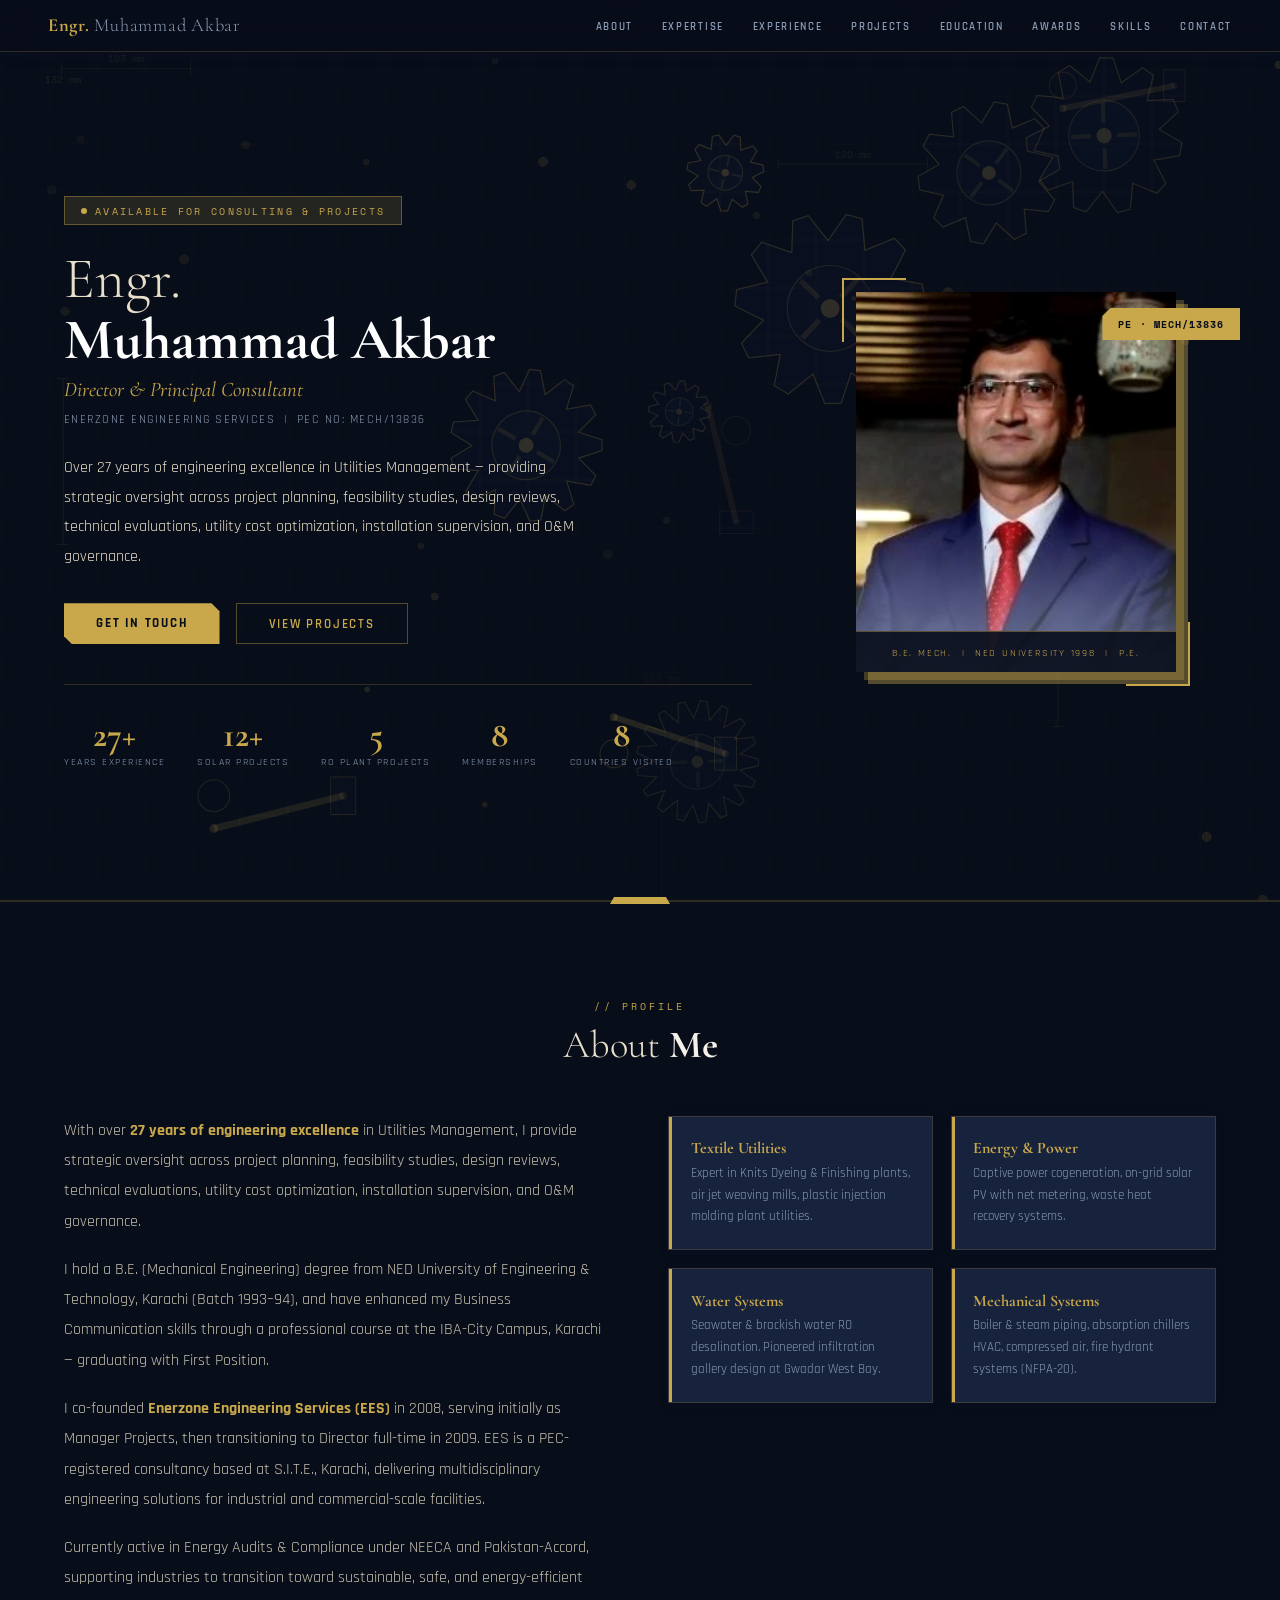
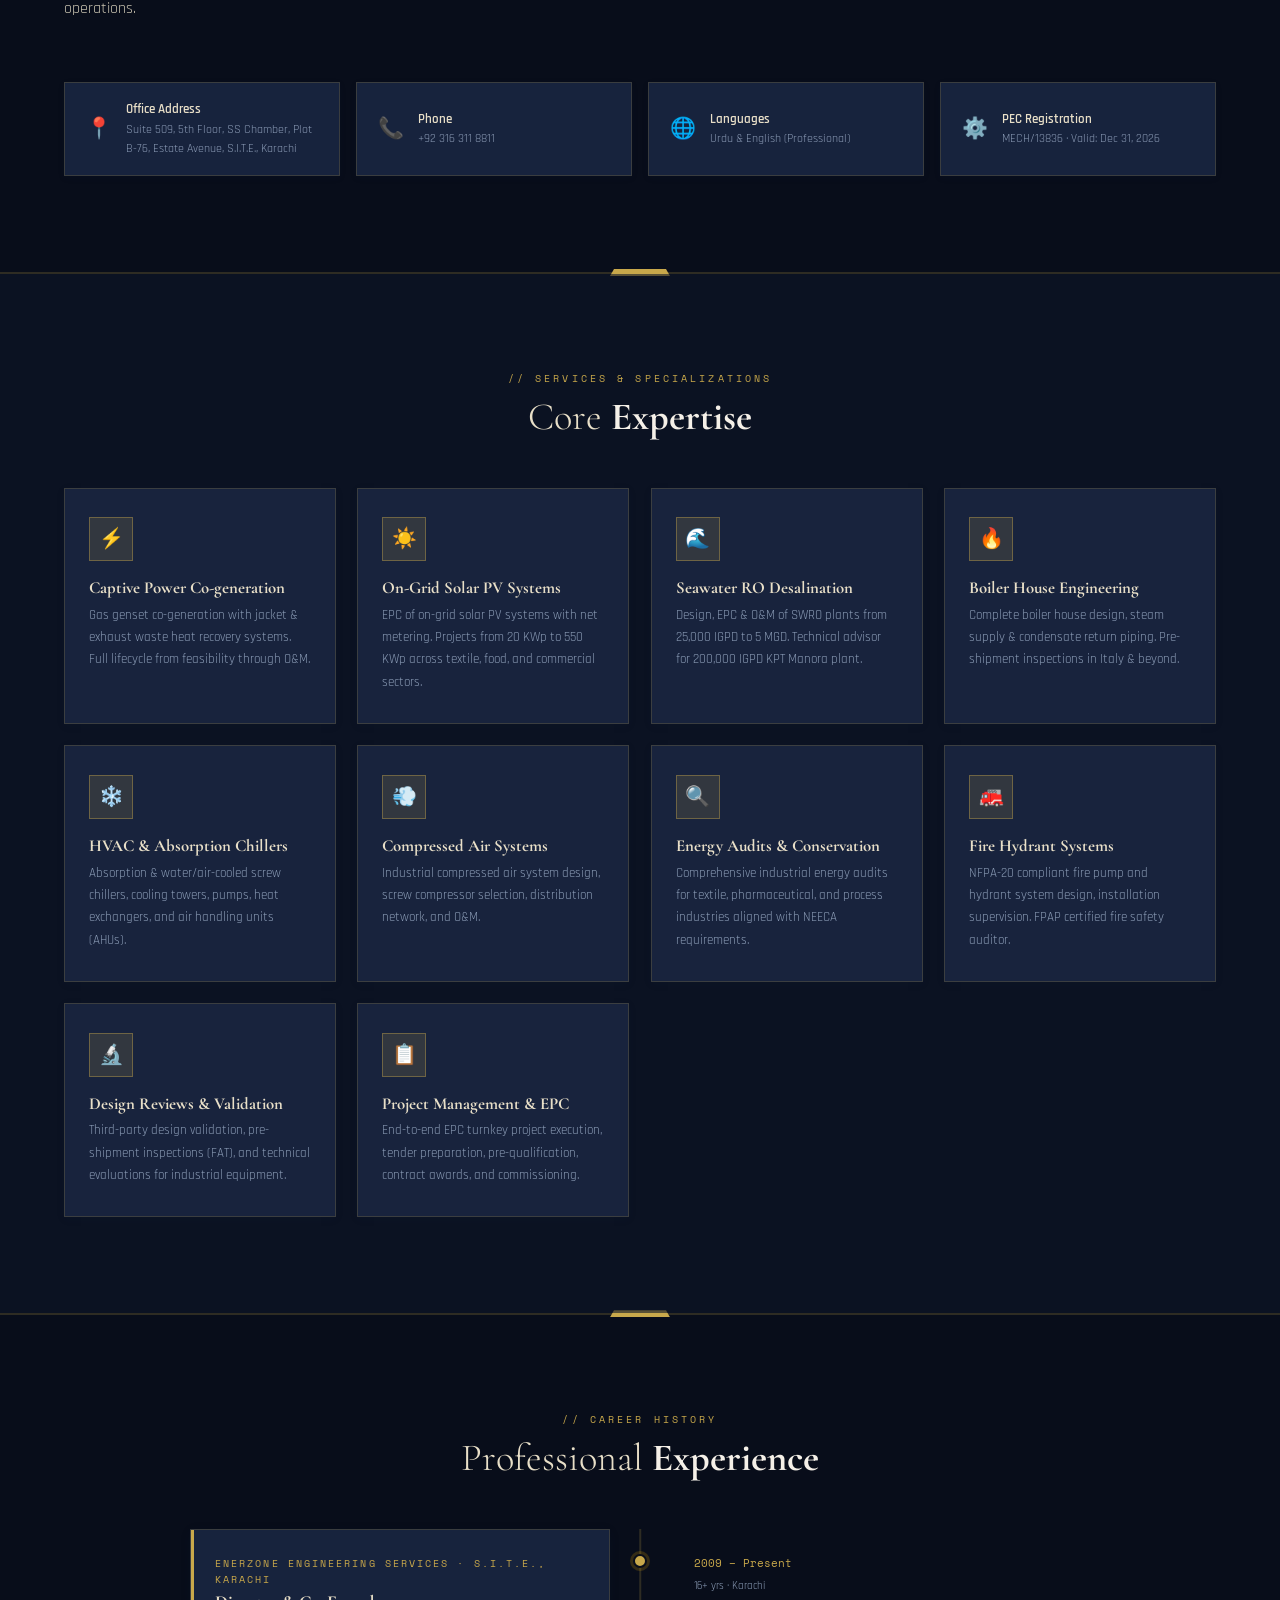
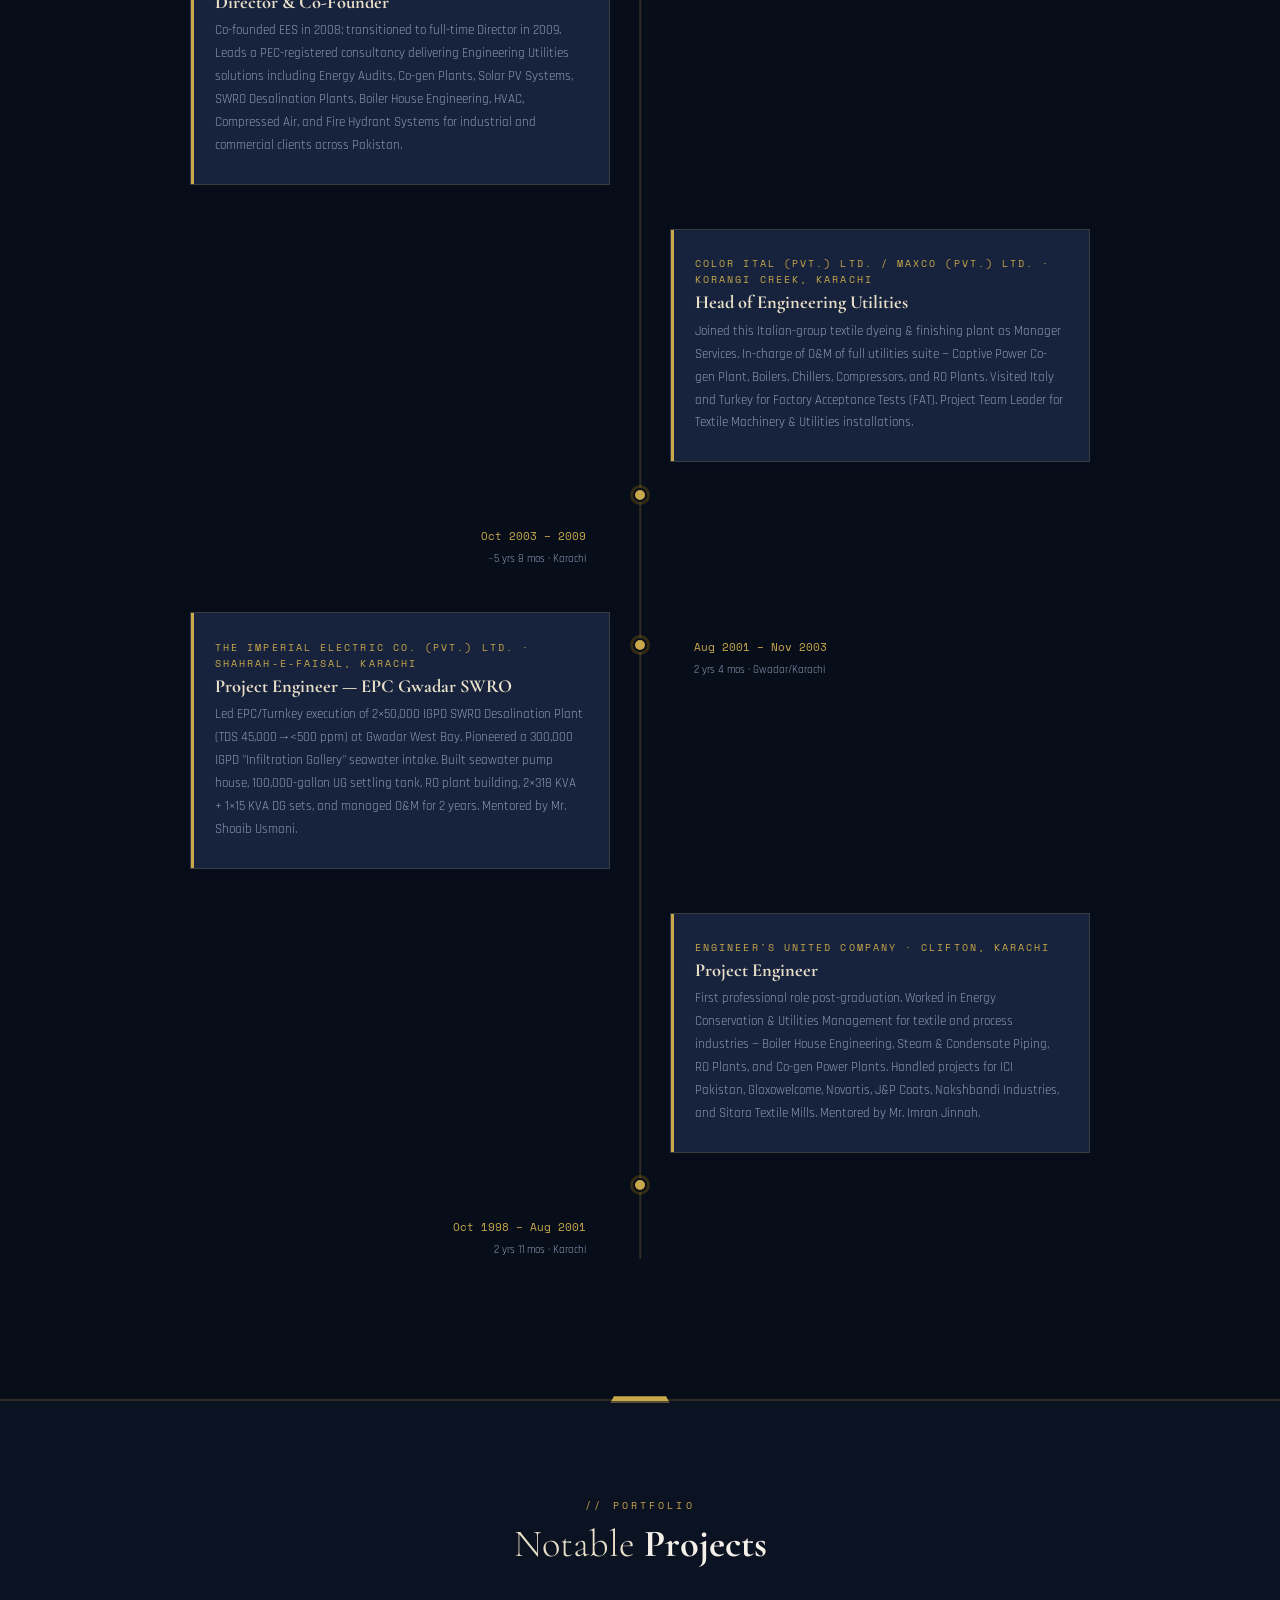
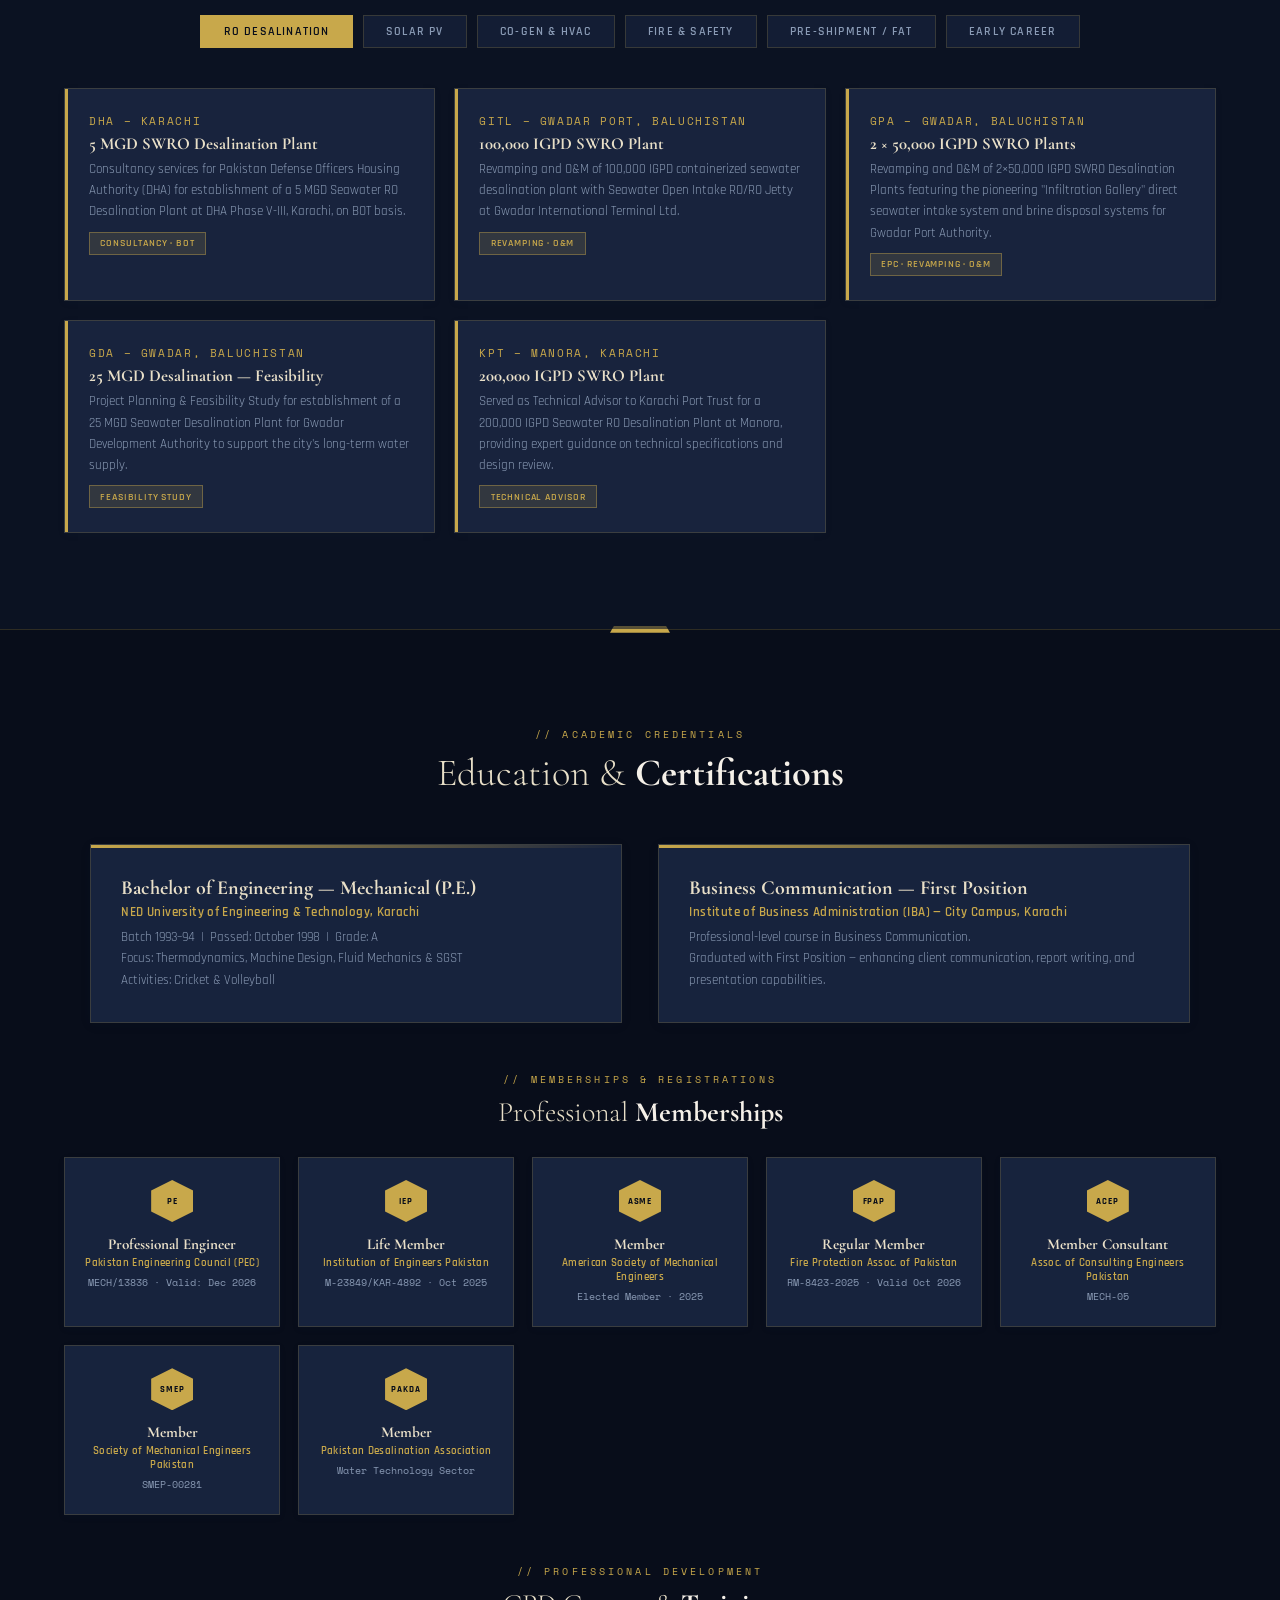
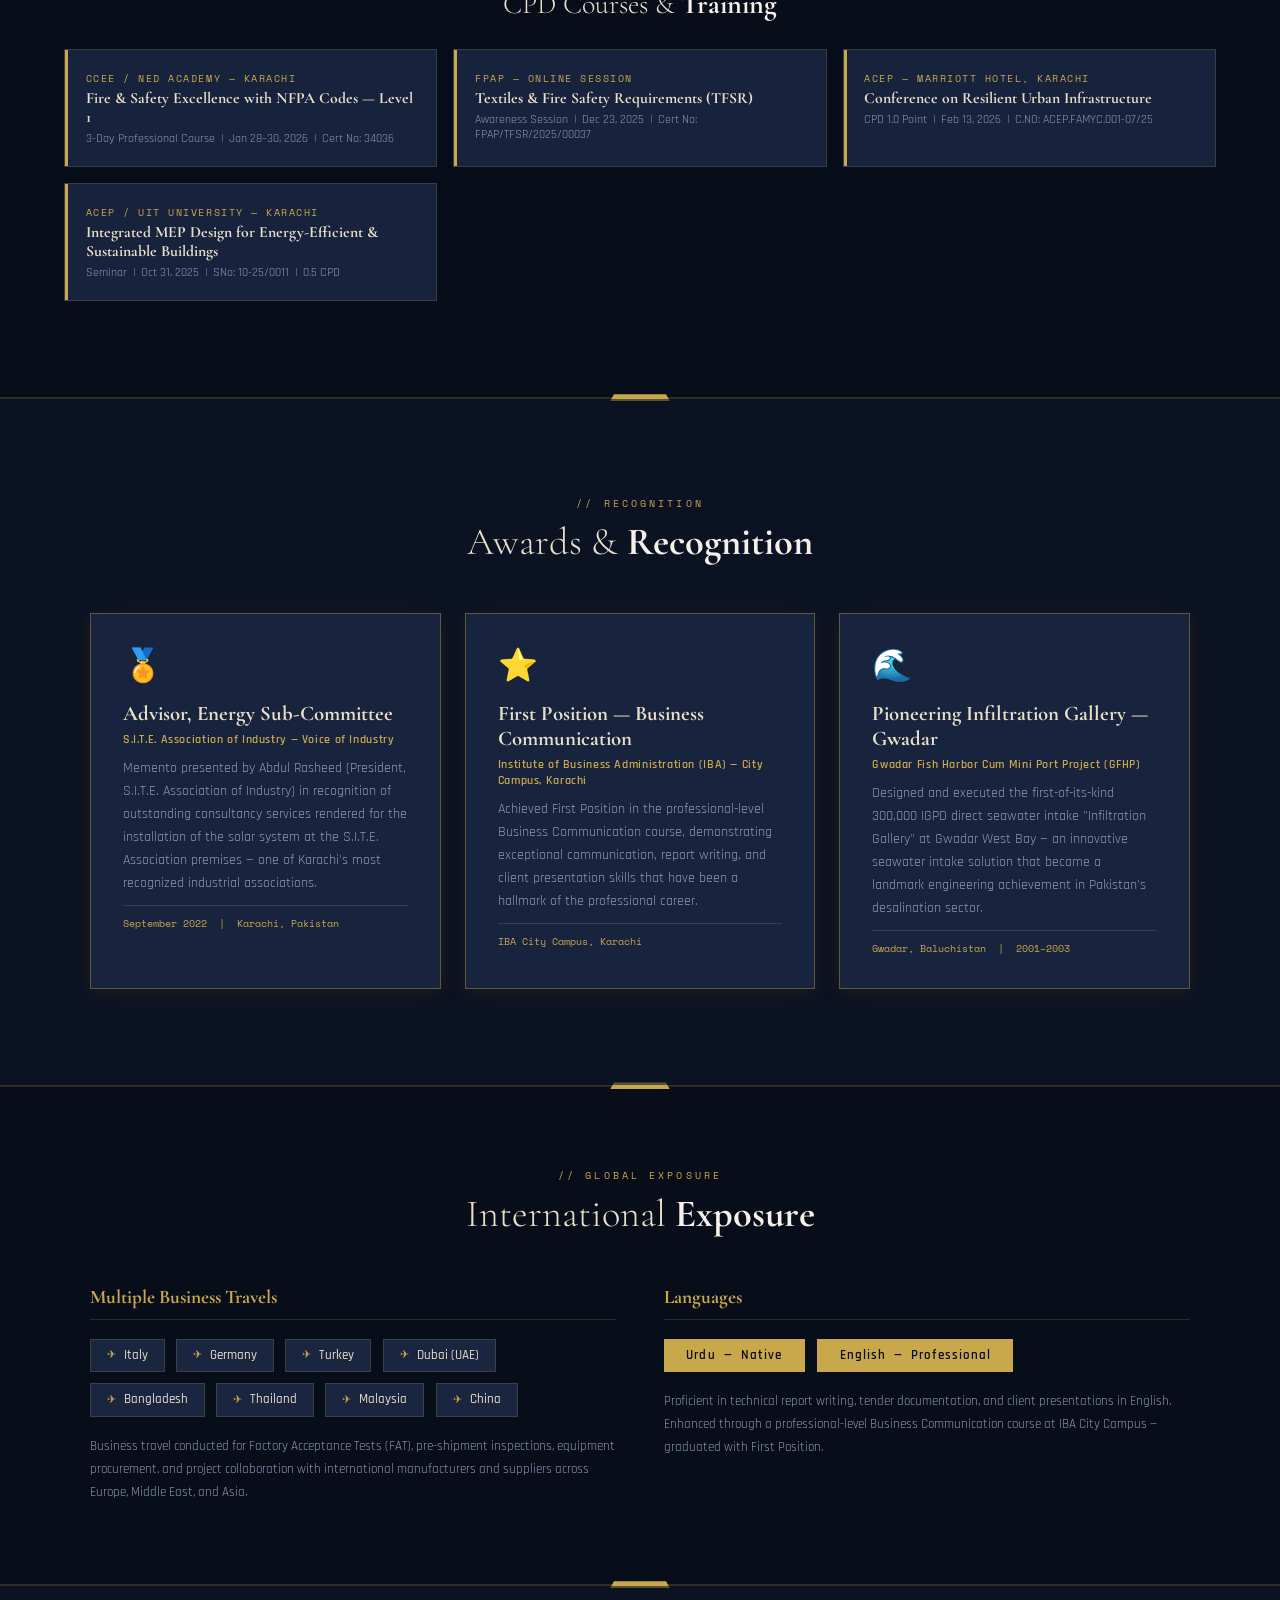
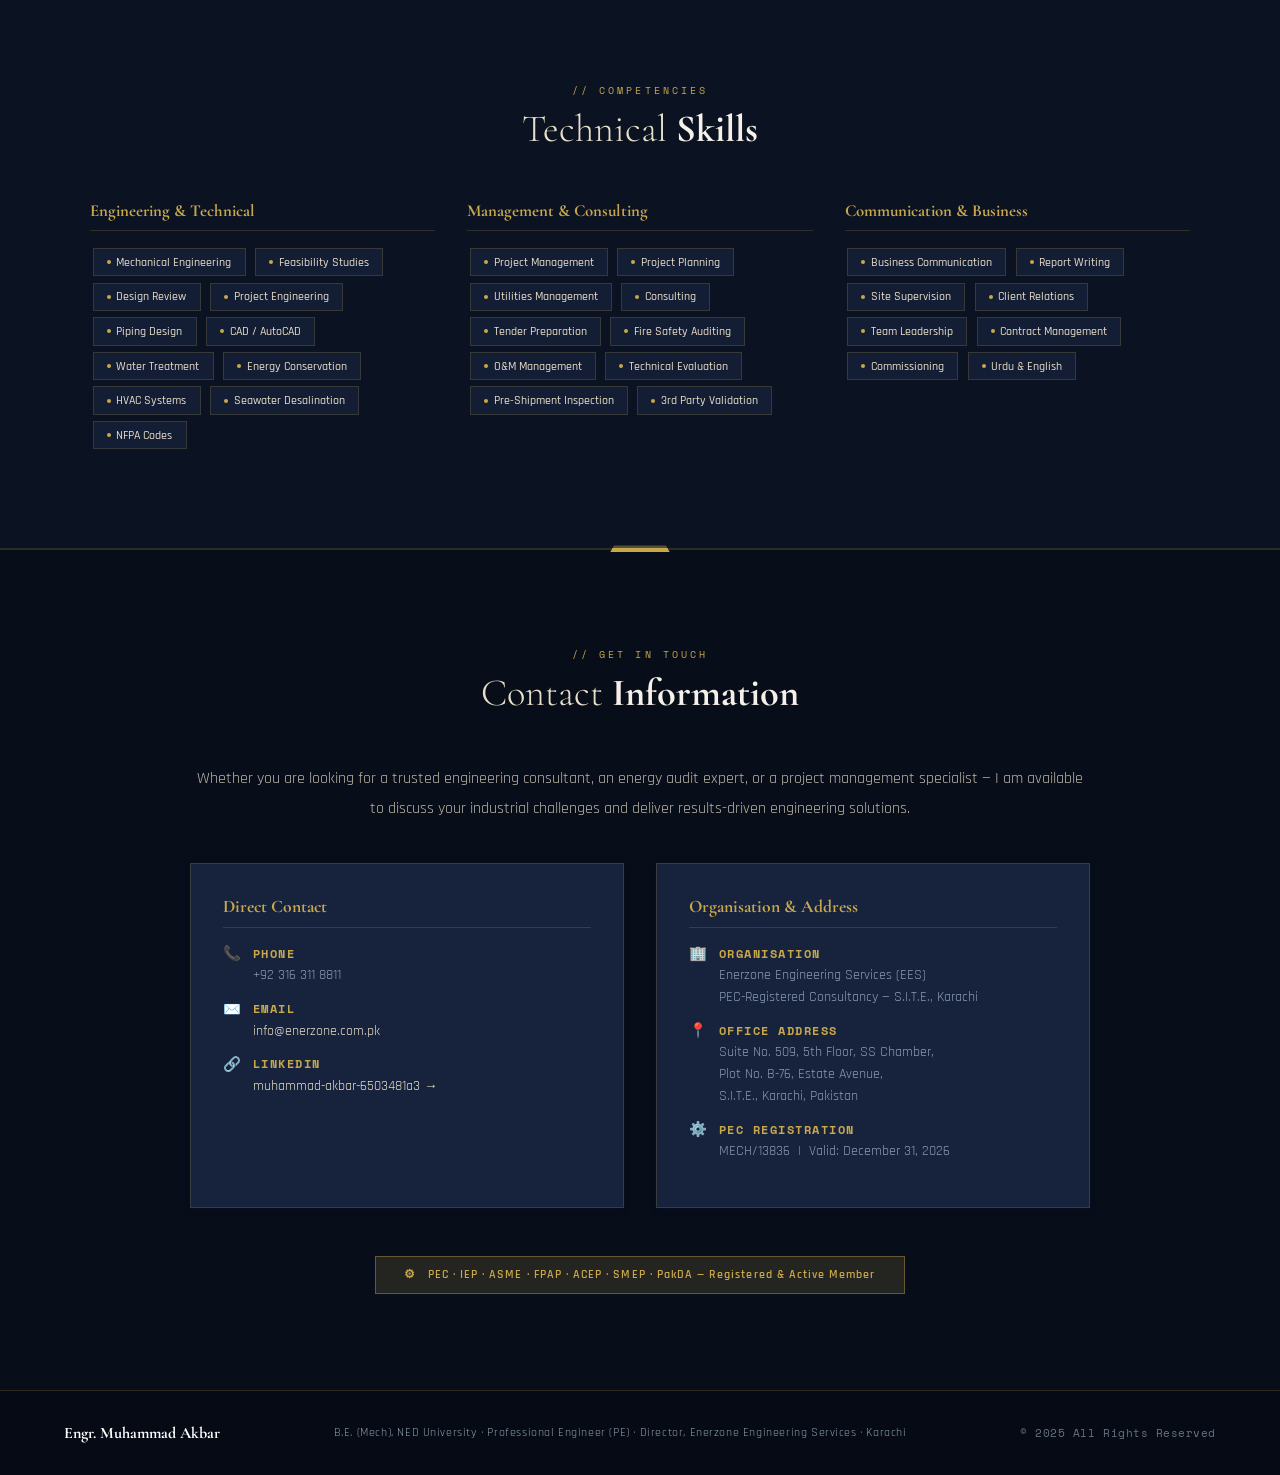
<file: makbar/index.html>
<!DOCTYPE html>
<html lang="en">
<head>
<meta charset="UTF-8">
<meta name="viewport" content="width=device-width, initial-scale=1.0">
<title>Engr. Muhammad Akbar — Professional Engineer | Mechanical & Utilities</title>
<link href="https://fonts.googleapis.com/css2?family=Cormorant+Garamond:ital,wght@0,300;0,400;0,600;0,700;1,300;1,400&family=Rajdhani:wght@300;400;500;600;700&family=Space+Mono:wght@400;700&display=swap" rel="stylesheet">
<style>
:root{
  --bg:#080d1a;--bg2:#0e1628;--panel:rgba(26,37,64,0.92);--panel2:rgba(26,37,64,0.70);
  --blueprint:#c8a84b;--steel:#1a2540;--gold:#c8a84b;--gold2:#e8c96d;
  --gold-dim:rgba(200,168,75,0.15);--ink:#f5f0e8;--ink2:#e8dfc8;--muted:#8a9bb5;
  --border:rgba(200,168,75,0.2);--border2:rgba(200,168,75,0.4);--line:rgba(200,168,75,0.1);
  --green:#1a6b3a;--green-dim:rgba(26,107,58,0.1);
}
*{margin:0;padding:0;box-sizing:border-box;}
html{scroll-behavior:smooth;}
body{background:var(--bg);color:var(--ink);font-family:'Rajdhani',sans-serif;font-weight:400;overflow-x:hidden;}

#bg-canvas{position:fixed;top:0;left:0;width:100%;height:100%;z-index:0;pointer-events:none;}

/* NAV */
nav{position:fixed;top:0;left:0;right:0;z-index:100;display:flex;align-items:center;justify-content:space-between;padding:.9rem 3rem;background:rgba(8,13,26,0.88);backdrop-filter:blur(14px);border-bottom:1.5px solid var(--border);box-shadow:0 2px 16px rgba(26,58,92,0.08);}
.nav-brand{font-family:'Cormorant Garamond',serif;font-size:1.15rem;font-weight:700;color:var(--gold);letter-spacing:.04em;}
.nav-brand span{font-weight:300;color:var(--muted);}
.nav-links{display:flex;gap:1.8rem;list-style:none;}
.nav-links a{font-size:.7rem;letter-spacing:.15em;text-transform:uppercase;font-weight:600;color:var(--muted);text-decoration:none;transition:color .3s;}
.nav-links a:hover{color:var(--gold);}

section{position:relative;z-index:1;}

/* HERO */
#hero{min-height:100vh;display:flex;align-items:center;padding:8rem 4rem 4rem;position:relative;overflow:hidden;}
.hero-grid{display:grid;grid-template-columns:1fr 400px;gap:4rem;align-items:center;max-width:1200px;margin:0 auto;width:100%;}
.hero-badge{display:inline-flex;align-items:center;gap:.5rem;background:var(--gold-dim);border:1.5px solid var(--border2);padding:.35rem 1rem;font-size:.65rem;letter-spacing:.22em;text-transform:uppercase;color:var(--gold);margin-bottom:1.5rem;font-family:'Space Mono',monospace;}
.hero-badge::before{content:'';width:6px;height:6px;background:var(--gold);border-radius:50%;animation:pulse-dot 2s ease-in-out infinite;}
@keyframes pulse-dot{0%,100%{opacity:1;transform:scale(1);}50%{opacity:.35;transform:scale(.65);}}
.hero-name{font-family:'Cormorant Garamond',serif;font-size:clamp(2.6rem,4.5vw,4.2rem);font-weight:300;line-height:1.05;color:var(--ink2);margin-bottom:.4rem;}
.hero-name strong{display:block;font-weight:700;color:#fff;}
.hero-title{font-family:'Cormorant Garamond',serif;font-size:1.3rem;font-style:italic;font-weight:400;color:var(--gold);margin-bottom:.6rem;}
.hero-org{font-size:.78rem;letter-spacing:.12em;color:var(--muted);text-transform:uppercase;margin-bottom:1.6rem;}
.hero-desc{font-size:1rem;line-height:1.85;color:var(--ink2);max-width:540px;margin-bottom:2rem;}
.hero-ctas{display:flex;gap:1rem;flex-wrap:wrap;}
.btn-primary{padding:.72rem 2rem;background:var(--gold);color:var(--bg);font-weight:700;font-family:'Rajdhani',sans-serif;font-size:.8rem;letter-spacing:.14em;text-transform:uppercase;text-decoration:none;border:none;cursor:pointer;clip-path:polygon(0 0,calc(100% - 8px) 0,100% 8px,100% 100%,8px 100%,0 calc(100% - 8px));transition:all .3s;}
.btn-primary:hover{background:var(--gold2);transform:translateY(-2px);}
.btn-outline{padding:.72rem 2rem;background:transparent;color:var(--gold);font-weight:600;font-family:'Rajdhani',sans-serif;font-size:.8rem;letter-spacing:.14em;text-transform:uppercase;text-decoration:none;border:1.5px solid var(--border2);cursor:pointer;transition:all .3s;}
.btn-outline:hover{background:var(--gold-dim);}
.hero-stats{display:flex;gap:2rem;margin-top:2.5rem;padding-top:2rem;border-top:1px solid var(--border);}
.stat-item{text-align:center;}
.stat-number{font-family:'Cormorant Garamond',serif;font-size:2.2rem;font-weight:700;color:var(--gold);line-height:1;}
.stat-label{font-size:.63rem;letter-spacing:.15em;text-transform:uppercase;color:var(--muted);margin-top:.2rem;}

/* PHOTO */
.hero-photo-wrap{position:relative;display:flex;justify-content:center;}
.photo-frame{position:relative;width:320px;height:380px;box-shadow:8px 8px 0 rgba(200,168,75,0.3),12px 12px 0 var(--border2);}
.photo-border-tl{position:absolute;top:-14px;left:-14px;width:64px;height:64px;border-top:2px solid var(--gold);border-left:2px solid var(--gold);}
.photo-border-br{position:absolute;bottom:-14px;right:-14px;width:64px;height:64px;border-bottom:2px solid var(--gold);border-right:2px solid var(--gold);}
.photo-frame img{width:100%;height:100%;object-fit:cover;object-position:top;display:block;filter:contrast(1.05) saturate(.9);}
.photo-overlay{position:absolute;inset:0;background:linear-gradient(to bottom,transparent 60%,rgba(200,215,228,.5) 100%);}
.photo-tag{position:absolute;bottom:0;left:0;right:0;background:rgba(8,13,26,.9);border-top:1.5px solid var(--border2);padding:.6rem 1rem;text-align:center;}
.photo-tag span{font-size:.62rem;letter-spacing:.18em;text-transform:uppercase;color:var(--gold);}
.floating-badge{position:absolute;top:16px;right:-24px;background:var(--gold);color:var(--bg);padding:.5rem 1rem;font-size:.65rem;font-weight:700;letter-spacing:.1em;text-transform:uppercase;clip-path:polygon(8px 0,100% 0,100% 100%,0 100%,0 8px);animation:float-y 3s ease-in-out infinite;font-family:'Space Mono',monospace;}
@keyframes float-y{0%,100%{transform:translateY(0);}50%{transform:translateY(-8px);}}

/* DIVIDER */
.section-divider{height:1.5px;background:var(--border);position:relative;}
.section-divider::before{content:'';position:absolute;left:50%;top:-3px;transform:translateX(-50%);width:60px;height:7px;background:var(--gold);clip-path:polygon(4px 0,calc(100% - 4px) 0,100% 100%,0 100%);}

/* SECTION HEADER */
.section-header{text-align:center;margin-bottom:3rem;}
.section-eyebrow{font-size:.65rem;letter-spacing:.3em;text-transform:uppercase;color:var(--gold);font-family:'Space Mono',monospace;display:block;margin-bottom:.5rem;}
.section-title{font-family:'Cormorant Garamond',serif;font-size:clamp(1.9rem,3vw,2.8rem);font-weight:300;color:var(--ink2);}
.section-title strong{font-weight:700;color:var(--ink);}

/* ABOUT */
#about{padding:6rem 4rem;}
.about-grid{display:grid;grid-template-columns:1fr 1fr;gap:3.5rem;max-width:1200px;margin:0 auto;align-items:start;}
.about-text p{font-size:1rem;line-height:1.9;color:rgba(232,223,200,0.85);margin-bottom:1.1rem;}
.about-highlights{display:grid;grid-template-columns:1fr 1fr;gap:1.1rem;}
.highlight-card{background:var(--panel);border:1.5px solid var(--border);padding:1.35rem;position:relative;overflow:hidden;transition:all .35s;box-shadow:0 2px 12px rgba(26,58,92,.06);}
.highlight-card::before{content:'';position:absolute;top:0;left:0;width:3px;height:100%;background:var(--gold);}
.highlight-card:hover{border-color:var(--border2);transform:translateY(-3px);box-shadow:0 6px 20px rgba(0,0,0,.3);}
.highlight-card h4{font-family:'Cormorant Garamond',serif;font-size:1rem;font-weight:700;color:var(--gold);margin-bottom:.3rem;}
.highlight-card p{font-size:.82rem;line-height:1.65;color:var(--muted);}

/* INFO STRIPS */
.info-strips{display:grid;grid-template-columns:repeat(4,1fr);gap:1rem;max-width:1200px;margin:2.5rem auto 0;}
.info-strip{background:var(--panel);border:1.5px solid var(--border);padding:1.1rem 1.3rem;display:flex;align-items:center;gap:.9rem;box-shadow:0 2px 8px rgba(26,58,92,.05);}
.info-strip-icon{font-size:1.3rem;flex-shrink:0;}
.info-strip-text{font-size:.78rem;color:var(--muted);line-height:1.5;}
.info-strip-text strong{display:block;font-size:.82rem;color:var(--ink2);font-weight:600;}

/* EXPERTISE */
#expertise{padding:6rem 4rem;background:rgba(14,22,40,0.6);}
.expertise-grid{display:grid;grid-template-columns:repeat(auto-fit,minmax(250px,1fr));gap:1.35rem;max-width:1200px;margin:0 auto;}
.expertise-card{background:var(--panel);border:1.5px solid var(--border);padding:1.8rem 1.5rem;position:relative;overflow:hidden;transition:all .35s;cursor:default;box-shadow:0 2px 10px rgba(26,58,92,.05);}
.expertise-card::after{content:'';position:absolute;bottom:0;left:0;right:0;height:2.5px;background:linear-gradient(90deg,var(--gold),transparent);transform:scaleX(0);transform-origin:left;transition:transform .4s;}
.expertise-card:hover{border-color:var(--border2);box-shadow:0 6px 24px rgba(26,58,92,.12);}
.expertise-card:hover::after{transform:scaleX(1);}
.exp-icon{width:44px;height:44px;display:flex;align-items:center;justify-content:center;background:var(--gold-dim);border:1.5px solid var(--border2);margin-bottom:1rem;font-size:1.25rem;}
.expertise-card h3{font-family:'Cormorant Garamond',serif;font-size:1.05rem;font-weight:700;color:var(--ink2);margin-bottom:.4rem;}
.expertise-card p{font-size:.82rem;line-height:1.7;color:var(--muted);}

/* EXPERIENCE */
#experience{padding:6rem 4rem;}
.timeline{max-width:900px;margin:0 auto;position:relative;}
.timeline::before{content:'';position:absolute;left:50%;top:0;bottom:0;width:1.5px;background:var(--border);transform:translateX(-50%);}
.timeline-item{display:grid;grid-template-columns:1fr 60px 1fr;gap:0;margin-bottom:2.75rem;align-items:start;}
.tl-content{background:var(--panel);border:1.5px solid var(--border);padding:1.6rem;position:relative;padding-left:1.5rem;transition:all .3s;box-shadow:0 2px 12px rgba(26,58,92,.06);}
.tl-content:hover{border-color:var(--border2);box-shadow:0 6px 20px rgba(0,0,0,.3);}
.tl-content::before{content:'';position:absolute;top:0;left:0;width:3px;height:100%;background:var(--gold);}
.timeline-item:nth-child(even) .tl-content{grid-column:3;padding-left:1.5rem;}
.timeline-item:nth-child(even) .tl-dot{grid-column:2;}
.timeline-item:nth-child(even) .tl-date{grid-column:1;text-align:right;padding-right:1.5rem;padding-left:0;}
.timeline-item:nth-child(odd) .tl-content{grid-column:1;}
.timeline-item:nth-child(odd) .tl-dot{grid-column:2;}
.timeline-item:nth-child(odd) .tl-date{grid-column:3;padding-left:1.5rem;}
.tl-company{font-size:.65rem;letter-spacing:.2em;text-transform:uppercase;color:var(--gold);margin-bottom:.25rem;font-family:'Space Mono',monospace;}
.tl-role{font-family:'Cormorant Garamond',serif;font-size:1.15rem;font-weight:700;color:var(--ink2);margin-bottom:.45rem;}
.tl-desc{font-size:.82rem;line-height:1.75;color:var(--muted);}
.tl-dot{display:flex;align-items:flex-start;justify-content:center;padding-top:1.6rem;}
.tl-dot-inner{width:14px;height:14px;background:var(--gold);border:2.5px solid var(--bg);border-radius:50%;position:relative;z-index:1;box-shadow:0 0 0 3px rgba(184,134,11,.25);}
.tl-date{padding-top:1.6rem;}
.tl-period{font-family:'Space Mono',monospace;font-size:.7rem;color:var(--gold);display:block;margin-bottom:.2rem;}
.tl-duration{font-size:.7rem;color:var(--muted);}

/* ===== PROJECTS PORTFOLIO ===== */
#projects{padding:6rem 4rem;background:rgba(14,22,40,0.6);}
.proj-tabs{display:flex;gap:.6rem;justify-content:center;margin-bottom:2.5rem;flex-wrap:wrap;}
.proj-tab{padding:.5rem 1.4rem;background:rgba(26,37,64,0.6);border:1.5px solid var(--border);font-size:.75rem;font-weight:600;font-family:'Rajdhani',sans-serif;letter-spacing:.1em;text-transform:uppercase;color:var(--muted);cursor:pointer;transition:all .25s;}
.proj-tab.active{background:var(--gold);color:var(--bg);border-color:var(--gold);}
.proj-tab:hover:not(.active){border-color:var(--border2);color:var(--gold);}
.proj-panel{display:none;max-width:1200px;margin:0 auto;}
.proj-panel.active{display:block;}
.proj-grid{display:grid;grid-template-columns:repeat(auto-fit,minmax(280px,1fr));gap:1.2rem;}
.proj-card{background:var(--panel);border:1.5px solid var(--border);padding:1.5rem;position:relative;overflow:hidden;transition:all .3s;box-shadow:0 2px 8px rgba(26,58,92,.05);}
.proj-card::before{content:'';position:absolute;top:0;left:0;width:3px;height:100%;background:var(--gold);}
.proj-card:hover{border-color:var(--border2);transform:translateY(-2px);box-shadow:0 6px 18px rgba(26,58,92,.1);}
.proj-client{font-size:.68rem;letter-spacing:.15em;text-transform:uppercase;color:var(--gold);margin-bottom:.25rem;font-family:'Space Mono',monospace;}
.proj-title{font-family:'Cormorant Garamond',serif;font-size:1.05rem;font-weight:700;color:var(--ink2);margin-bottom:.35rem;}
.proj-detail{font-size:.8rem;line-height:1.65;color:var(--muted);}
.proj-tag{display:inline-block;padding:.2rem .65rem;background:var(--gold-dim);border:1px solid var(--border2);font-size:.65rem;font-weight:600;color:var(--gold);text-transform:uppercase;letter-spacing:.08em;margin-top:.6rem;}
/* Solar table layout */
.solar-table{width:100%;border-collapse:collapse;background:var(--panel);box-shadow:0 2px 12px rgba(26,58,92,.06);}
.solar-table th{background:var(--steel);color:var(--gold);padding:.75rem 1rem;font-size:.72rem;letter-spacing:.12em;text-transform:uppercase;font-family:'Space Mono',monospace;text-align:left;}
.solar-table td{padding:.7rem 1rem;font-size:.85rem;color:rgba(232,223,200,0.85);border-bottom:1px solid var(--border);}
.solar-table tr:hover td{background:rgba(200,168,75,.05);}
.solar-table td:nth-child(3){font-family:'Space Mono',monospace;font-size:.78rem;color:var(--gold);font-weight:600;}
.solar-table td.loc{font-size:.75rem;color:var(--muted);}
.kwp-bar{display:flex;align-items:center;gap:.6rem;}
.kwp-bar-fill{height:6px;background:var(--gold);border-radius:2px;min-width:4px;}

/* FAT */
.fat-grid{display:grid;grid-template-columns:repeat(auto-fit,minmax(240px,1fr));gap:1rem;max-width:1200px;margin:0 auto;}
.fat-card{background:var(--panel);border:1.5px solid var(--border);padding:1.3rem 1.2rem;display:flex;gap:.9rem;align-items:flex-start;box-shadow:0 2px 8px rgba(26,58,92,.05);transition:all .3s;}
.fat-card:hover{border-color:var(--border2);}
.fat-num{width:32px;height:32px;background:var(--gold);color:var(--bg);display:flex;align-items:center;justify-content:center;font-size:.72rem;font-weight:700;font-family:'Space Mono',monospace;flex-shrink:0;}
.fat-body h5{font-family:'Cormorant Garamond',serif;font-size:.98rem;font-weight:700;color:var(--ink2);margin-bottom:.15rem;}
.fat-body p{font-size:.78rem;color:var(--muted);line-height:1.55;}
.fat-country{font-size:.65rem;color:var(--gold);letter-spacing:.1em;text-transform:uppercase;font-weight:600;}

/* EDUCATION */
#education{padding:6rem 4rem;}
.edu-grid{display:grid;grid-template-columns:1fr 1fr;gap:2.25rem;max-width:1100px;margin:0 auto 3rem;}
.edu-card{background:var(--panel);border:1.5px solid var(--border);padding:1.9rem;position:relative;overflow:hidden;box-shadow:0 2px 12px rgba(26,58,92,.06);}
.edu-card::before{content:'';position:absolute;top:0;left:0;right:0;height:3px;background:linear-gradient(90deg,var(--gold),transparent);}
.edu-degree{font-family:'Cormorant Garamond',serif;font-size:1.25rem;font-weight:700;color:var(--ink2);margin-bottom:.28rem;}
.edu-institution{font-size:.82rem;color:var(--gold);letter-spacing:.03em;margin-bottom:.35rem;font-weight:600;}
.edu-detail{font-size:.79rem;color:var(--muted);line-height:1.7;}

/* CERTS */
.certs-grid{display:grid;grid-template-columns:repeat(auto-fit,minmax(185px,1fr));gap:1.1rem;max-width:1200px;margin:0 auto 2.5rem;}
.cert-card{background:var(--panel);border:1.5px solid var(--border);padding:1.4rem 1.1rem;text-align:center;transition:all .3s;box-shadow:0 2px 8px rgba(26,58,92,.05);}
.cert-card:hover{border-color:var(--border2);transform:translateY(-3px);box-shadow:0 6px 18px rgba(26,58,92,.1);}
.cert-badge{width:42px;height:42px;background:var(--gold);display:flex;align-items:center;justify-content:center;margin:0 auto .8rem;color:var(--bg);font-weight:700;font-size:.58rem;letter-spacing:.1em;text-transform:uppercase;clip-path:polygon(50% 0,100% 25%,100% 75%,50% 100%,0 75%,0 25%);}
.cert-name{font-family:'Cormorant Garamond',serif;font-size:.95rem;font-weight:700;color:var(--ink2);margin-bottom:.2rem;}
.cert-org{font-size:.7rem;color:var(--gold);margin-bottom:.3rem;letter-spacing:.03em;font-weight:600;}
.cert-id{font-family:'Space Mono',monospace;font-size:.62rem;color:var(--muted);}

/* CPD COURSES */
.cpd-grid{display:grid;grid-template-columns:repeat(auto-fit,minmax(280px,1fr));gap:1rem;max-width:1200px;margin:0 auto;}
.cpd-card{background:var(--panel);border:1.5px solid var(--border);padding:1.3rem 1.3rem;position:relative;overflow:hidden;box-shadow:0 2px 8px rgba(26,58,92,.05);transition:all .3s;}
.cpd-card::before{content:'';position:absolute;top:0;left:0;width:3px;height:100%;background:var(--gold);}
.cpd-card:hover{border-color:var(--border2);}
.cpd-issuer{font-size:.63rem;letter-spacing:.15em;text-transform:uppercase;color:var(--gold);margin-bottom:.2rem;font-family:'Space Mono',monospace;}
.cpd-title{font-family:'Cormorant Garamond',serif;font-size:.98rem;font-weight:700;color:var(--ink2);margin-bottom:.2rem;}
.cpd-date{font-size:.75rem;color:var(--muted);}

/* AWARDS */
#awards{padding:6rem 4rem;background:rgba(14,22,40,0.6);}
.awards-grid{display:grid;grid-template-columns:repeat(auto-fit,minmax(300px,1fr));gap:1.5rem;max-width:1100px;margin:0 auto;}
.award-card{background:var(--panel);border:1.5px solid var(--border2);padding:2rem;position:relative;box-shadow:0 4px 20px rgba(184,134,11,.1);transition:all .3s;}
.award-card:hover{transform:translateY(-3px);box-shadow:0 8px 28px rgba(184,134,11,.15);}
.award-icon{font-size:2rem;margin-bottom:.9rem;}
.award-title{font-family:'Cormorant Garamond',serif;font-size:1.3rem;font-weight:700;color:var(--ink2);margin-bottom:.3rem;}
.award-org{font-size:.78rem;color:var(--gold);font-weight:600;letter-spacing:.05em;margin-bottom:.6rem;}
.award-desc{font-size:.85rem;line-height:1.7;color:var(--muted);}
.award-meta{font-family:'Space Mono',monospace;font-size:.65rem;color:var(--blueprint);margin-top:.6rem;padding-top:.6rem;border-top:1px solid var(--border);}

/* TRAVEL */
#travel{padding:5rem 4rem;}
.travel-inner{max-width:1100px;margin:0 auto;}
.travel-grid{display:grid;grid-template-columns:1fr 1fr;gap:3rem;align-items:start;}
.country-list{display:flex;flex-wrap:wrap;gap:.7rem;}
.country-tag{display:flex;align-items:center;gap:.5rem;background:var(--steel);border:1.5px solid var(--border);padding:.45rem 1rem;font-size:.82rem;color:var(--ink2);font-weight:500;transition:all .25s;}
.country-tag:hover{border-color:var(--border2);color:var(--gold);}
.country-tag::before{content:'✈';font-size:.7rem;color:var(--gold);}
.lang-badges{display:flex;gap:.8rem;flex-wrap:wrap;}
.lang-badge{padding:.5rem 1.4rem;background:var(--gold);color:var(--bg);font-size:.82rem;font-weight:600;letter-spacing:.08em;}

/* SKILLS */
#skills{padding:6rem 4rem;background:rgba(14,22,40,0.6);}
.skills-wrapper{max-width:1100px;margin:0 auto;}
.skills-categories{display:grid;grid-template-columns:repeat(3,1fr);gap:2rem;}
.skill-cat h4{font-family:'Cormorant Garamond',serif;font-size:1.05rem;font-weight:700;color:var(--gold);padding-bottom:.6rem;border-bottom:1.5px solid var(--border);margin-bottom:.85rem;}
.skill-tag{display:inline-flex;align-items:center;gap:.35rem;background:rgba(26,37,64,0.6);border:1.5px solid var(--border);padding:.35rem .82rem;font-size:.77rem;color:var(--ink2);margin:.2rem .17rem;transition:all .25s;font-weight:500;}
.skill-tag::before{content:'';width:4px;height:4px;background:var(--gold);border-radius:50%;}
.skill-tag:hover{background:var(--steel);border-color:var(--border2);color:var(--gold);}

/* CONTACT */
#contact{padding:6rem 4rem;text-align:center;}
.contact-inner{max-width:900px;margin:0 auto;}
.contact-intro{font-size:1rem;line-height:1.85;color:rgba(232,223,200,0.8);margin-bottom:2.5rem;}
.contact-main-grid{display:grid;grid-template-columns:1fr 1fr;gap:2rem;margin-bottom:2rem;text-align:left;}
.contact-block{background:var(--panel);border:1.5px solid var(--border);padding:2rem;box-shadow:0 2px 10px rgba(26,58,92,.05);}
.contact-block h4{font-family:'Cormorant Garamond',serif;font-size:1.1rem;font-weight:700;color:var(--gold);margin-bottom:1rem;padding-bottom:.6rem;border-bottom:1px solid var(--border);}
.contact-row{display:flex;align-items:flex-start;gap:.75rem;margin-bottom:.75rem;}
.contact-row-icon{font-size:.9rem;color:var(--gold);margin-top:.1rem;flex-shrink:0;}
.contact-row-body{font-size:.85rem;color:var(--muted);line-height:1.6;}
.contact-row-body strong{display:block;font-size:.78rem;text-transform:uppercase;letter-spacing:.12em;color:var(--gold);margin-bottom:.1rem;font-family:'Space Mono',monospace;}
.contact-row-body a{color:var(--ink2);text-decoration:none;}
.contact-row-body a:hover{color:var(--gold2);}
.pec-note{display:inline-flex;align-items:center;gap:.7rem;background:var(--gold-dim);border:1.5px solid var(--border2);padding:.65rem 1.75rem;font-size:.73rem;color:var(--gold);letter-spacing:.09em;font-weight:600;margin-top:1rem;}

/* FOOTER */
footer{background:#050a14;border-top:1.5px solid var(--border);padding:2rem 4rem;display:flex;align-items:center;justify-content:space-between;}
footer p{font-size:.74rem;color:rgba(200,220,240,.7);letter-spacing:.05em;}
.footer-brand{font-family:'Cormorant Garamond',serif;font-size:1rem;font-weight:700;color:#fff;}

/* SCROLL REVEAL */
.reveal{opacity:0;transform:translateY(28px);transition:opacity .7s ease,transform .7s ease;}
.reveal.visible{opacity:1;transform:translateY(0);}

/* RESPONSIVE */
@media(max-width:960px){
  nav{padding:.9rem 1.5rem;}.nav-links{display:none;}
  #hero{padding:7rem 1.5rem 3rem;}
  .hero-grid{grid-template-columns:1fr;text-align:center;}
  .hero-desc{max-width:100%;}
  .hero-ctas{justify-content:center;}
  .hero-photo-wrap{order:-1;}
  .photo-frame{width:220px;height:265px;}
  .hero-stats{justify-content:center;flex-wrap:wrap;gap:1.5rem;}
  #about,#expertise,#experience,#projects,#education,#awards,#travel,#skills,#contact{padding:4.5rem 1.5rem;}
  .about-grid,.edu-grid,.contact-main-grid,.travel-grid{grid-template-columns:1fr;}
  .about-highlights{grid-template-columns:1fr;}
  .info-strips{grid-template-columns:1fr 1fr;}
  .timeline::before{left:14px;}
  .timeline-item{grid-template-columns:1fr;}
  .timeline-item:nth-child(odd) .tl-content,.timeline-item:nth-child(even) .tl-content{grid-column:1;grid-row:2;}
  .tl-dot{grid-column:1;grid-row:1;justify-content:flex-start;padding-top:0;padding-bottom:.5rem;}
  .tl-date,.timeline-item:nth-child(even) .tl-date{grid-column:1;grid-row:3;text-align:left;padding-left:0;padding-top:.5rem;}
  .skills-categories{grid-template-columns:1fr;}
  footer{flex-direction:column;gap:.75rem;text-align:center;}
}
</style>
</head>
<body>
<canvas id="bg-canvas"></canvas>

<!-- NAV -->
<nav>
  <div class="nav-brand">Engr. <span>Muhammad Akbar</span></div>
  <ul class="nav-links">
    <li><a href="#about">About</a></li>
    <li><a href="#expertise">Expertise</a></li>
    <li><a href="#experience">Experience</a></li>
    <li><a href="#projects">Projects</a></li>
    <li><a href="#education">Education</a></li>
    <li><a href="#awards">Awards</a></li>
    <li><a href="#skills">Skills</a></li>
    <li><a href="#contact">Contact</a></li>
  </ul>
</nav>

<!-- HERO -->
<section id="hero">
  <div class="hero-grid">
    <div class="hero-text reveal">
      <div class="hero-badge">Available for Consulting &amp; Projects</div>
      <h1 class="hero-name">Engr. <strong>Muhammad Akbar</strong></h1>
      <p class="hero-title">Director &amp; Principal Consultant</p>
      <p class="hero-org">Enerzone Engineering Services &nbsp;|&nbsp; PEC No: MECH/13836</p>
      <p class="hero-desc">Over 27 years of engineering excellence in Utilities Management — providing strategic oversight across project planning, feasibility studies, design reviews, technical evaluations, utility cost optimization, installation supervision, and O&amp;M governance.</p>
      <div class="hero-ctas">
        <a href="#contact" class="btn-primary">Get In Touch</a>
        <a href="#projects" class="btn-outline">View Projects</a>
      </div>
      <div class="hero-stats">
        <div class="stat-item"><div class="stat-number">27+</div><div class="stat-label">Years Experience</div></div>
        <div class="stat-item"><div class="stat-number">12+</div><div class="stat-label">Solar Projects</div></div>
        <div class="stat-item"><div class="stat-number">5</div><div class="stat-label">RO Plant Projects</div></div>
        <div class="stat-item"><div class="stat-number">8</div><div class="stat-label">Memberships</div></div>
        <div class="stat-item"><div class="stat-number">8</div><div class="stat-label">Countries Visited</div></div>
      </div>
    </div>
    <div class="hero-photo-wrap reveal">
      <div class="photo-frame">
        <div class="photo-border-tl"></div>
        <div class="photo-border-br"></div>
        <img src="[data-uri]" alt="Engr. Muhammad Akbar">
        <div class="photo-overlay"></div>
        <div class="photo-tag"><span>B.E. Mech. &nbsp;|&nbsp; NED University 1998 &nbsp;|&nbsp; P.E.</span></div>
      </div>
      <div class="floating-badge">PE · MECH/13836</div>
    </div>
  </div>
</section>

<div class="section-divider"></div>

<!-- ABOUT -->
<section id="about">
  <div class="section-header reveal">
    <span class="section-eyebrow">// profile</span>
    <h2 class="section-title">About <strong>Me</strong></h2>
  </div>
  <div class="about-grid">
    <div class="about-text reveal">
      <p>With over <strong style="color:var(--gold)">27 years of engineering excellence</strong> in Utilities Management, I provide strategic oversight across project planning, feasibility studies, design reviews, technical evaluations, utility cost optimization, installation supervision, and O&amp;M governance.</p>
      <p>I hold a B.E. (Mechanical Engineering) degree from NED University of Engineering &amp; Technology, Karachi (Batch 1993–94), and have enhanced my Business Communication skills through a professional course at the IBA-City Campus, Karachi — graduating with First Position.</p>
      <p>I co-founded <strong style="color:var(--gold)">Enerzone Engineering Services (EES)</strong> in 2008, serving initially as Manager Projects, then transitioning to Director full-time in 2009. EES is a PEC-registered consultancy based at S.I.T.E., Karachi, delivering multidisciplinary engineering solutions for industrial and commercial-scale facilities.</p>
      <p>Currently active in Energy Audits &amp; Compliance under NEECA and Pakistan-Accord, supporting industries to transition toward sustainable, safe, and energy-efficient operations.</p>
    </div>
    <div class="about-highlights reveal">
      <div class="highlight-card"><h4>Textile Utilities</h4><p>Expert in Knits Dyeing &amp; Finishing plants, air jet weaving mills, plastic injection molding plant utilities.</p></div>
      <div class="highlight-card"><h4>Energy &amp; Power</h4><p>Captive power cogeneration, on-grid solar PV with net metering, waste heat recovery systems.</p></div>
      <div class="highlight-card"><h4>Water Systems</h4><p>Seawater &amp; brackish water RO desalination. Pioneered infiltration gallery design at Gwadar West Bay.</p></div>
      <div class="highlight-card"><h4>Mechanical Systems</h4><p>Boiler &amp; steam piping, absorption chillers HVAC, compressed air, fire hydrant systems (NFPA-20).</p></div>
    </div>
  </div>
  <div class="info-strips reveal">
    <div class="info-strip"><div class="info-strip-icon">📍</div><div class="info-strip-text"><strong>Office Address</strong>Suite 509, 5th Floor, SS Chamber, Plot B-76, Estate Avenue, S.I.T.E., Karachi</div></div>
    <div class="info-strip"><div class="info-strip-icon">📞</div><div class="info-strip-text"><strong>Phone</strong>+92 316 311 8811</div></div>
    <div class="info-strip"><div class="info-strip-icon">🌐</div><div class="info-strip-text"><strong>Languages</strong>Urdu &amp; English (Professional)</div></div>
    <div class="info-strip"><div class="info-strip-icon">⚙️</div><div class="info-strip-text"><strong>PEC Registration</strong>MECH/13836 · Valid: Dec 31, 2026</div></div>
  </div>
</section>

<div class="section-divider"></div>

<!-- EXPERTISE -->
<section id="expertise">
  <div class="section-header reveal">
    <span class="section-eyebrow">// services &amp; specializations</span>
    <h2 class="section-title">Core <strong>Expertise</strong></h2>
  </div>
  <div class="expertise-grid">
    <div class="expertise-card reveal"><div class="exp-icon">⚡</div><h3>Captive Power Co-generation</h3><p>Gas genset co-generation with jacket &amp; exhaust waste heat recovery systems. Full lifecycle from feasibility through O&amp;M.</p></div>
    <div class="expertise-card reveal"><div class="exp-icon">☀️</div><h3>On-Grid Solar PV Systems</h3><p>EPC of on-grid solar PV systems with net metering. Projects from 20 KWp to 550 KWp across textile, food, and commercial sectors.</p></div>
    <div class="expertise-card reveal"><div class="exp-icon">🌊</div><h3>Seawater RO Desalination</h3><p>Design, EPC &amp; O&amp;M of SWRO plants from 25,000 IGPD to 5 MGD. Technical advisor for 200,000 IGPD KPT Manora plant.</p></div>
    <div class="expertise-card reveal"><div class="exp-icon">🔥</div><h3>Boiler House Engineering</h3><p>Complete boiler house design, steam supply &amp; condensate return piping. Pre-shipment inspections in Italy &amp; beyond.</p></div>
    <div class="expertise-card reveal"><div class="exp-icon">❄️</div><h3>HVAC &amp; Absorption Chillers</h3><p>Absorption &amp; water/air-cooled screw chillers, cooling towers, pumps, heat exchangers, and air handling units (AHUs).</p></div>
    <div class="expertise-card reveal"><div class="exp-icon">💨</div><h3>Compressed Air Systems</h3><p>Industrial compressed air system design, screw compressor selection, distribution network, and O&amp;M.</p></div>
    <div class="expertise-card reveal"><div class="exp-icon">🔍</div><h3>Energy Audits &amp; Conservation</h3><p>Comprehensive industrial energy audits for textile, pharmaceutical, and process industries aligned with NEECA requirements.</p></div>
    <div class="expertise-card reveal"><div class="exp-icon">🚒</div><h3>Fire Hydrant Systems</h3><p>NFPA-20 compliant fire pump and hydrant system design, installation supervision. FPAP certified fire safety auditor.</p></div>
    <div class="expertise-card reveal"><div class="exp-icon">🔬</div><h3>Design Reviews &amp; Validation</h3><p>Third-party design validation, pre-shipment inspections (FAT), and technical evaluations for industrial equipment.</p></div>
    <div class="expertise-card reveal"><div class="exp-icon">📋</div><h3>Project Management &amp; EPC</h3><p>End-to-end EPC turnkey project execution, tender preparation, pre-qualification, contract awards, and commissioning.</p></div>
  </div>
</section>

<div class="section-divider"></div>

<!-- EXPERIENCE -->
<section id="experience">
  <div class="section-header reveal">
    <span class="section-eyebrow">// career history</span>
    <h2 class="section-title">Professional <strong>Experience</strong></h2>
  </div>
  <div class="timeline">
    <div class="timeline-item reveal">
      <div class="tl-content">
        <div class="tl-company">Enerzone Engineering Services · S.I.T.E., Karachi</div>
        <div class="tl-role">Director &amp; Co-Founder</div>
        <div class="tl-desc">Co-founded EES in 2008; transitioned to full-time Director in 2009. Leads a PEC-registered consultancy delivering Engineering Utilities solutions including Energy Audits, Co-gen Plants, Solar PV Systems, SWRO Desalination Plants, Boiler House Engineering, HVAC, Compressed Air, and Fire Hydrant Systems for industrial and commercial clients across Pakistan.</div>
      </div>
      <div class="tl-dot"><div class="tl-dot-inner"></div></div>
      <div class="tl-date">
        <span class="tl-period">2009 – Present</span>
        <span class="tl-duration">16+ yrs · Karachi</span>
      </div>
    </div>
    <div class="timeline-item reveal">
      <div class="tl-content">
        <div class="tl-company">Color Ital (Pvt.) Ltd. / Maxco (Pvt.) Ltd. · Korangi Creek, Karachi</div>
        <div class="tl-role">Head of Engineering Utilities</div>
        <div class="tl-desc">Joined this Italian-group textile dyeing &amp; finishing plant as Manager Services. In-charge of O&amp;M of full utilities suite — Captive Power Co-gen Plant, Boilers, Chillers, Compressors, and RO Plants. Visited Italy and Turkey for Factory Acceptance Tests (FAT). Project Team Leader for Textile Machinery &amp; Utilities installations.</div>
      </div>
      <div class="tl-dot"><div class="tl-dot-inner"></div></div>
      <div class="tl-date">
        <span class="tl-period">Oct 2003 – 2009</span>
        <span class="tl-duration">~5 yrs 8 mos · Karachi</span>
      </div>
    </div>
    <div class="timeline-item reveal">
      <div class="tl-content">
        <div class="tl-company">The Imperial Electric Co. (Pvt.) Ltd. · Shahrah-e-Faisal, Karachi</div>
        <div class="tl-role">Project Engineer — EPC Gwadar SWRO</div>
        <div class="tl-desc">Led EPC/Turnkey execution of 2×50,000 IGPD SWRO Desalination Plant (TDS 45,000→&lt;500 ppm) at Gwadar West Bay. Pioneered a 300,000 IGPD "Infiltration Gallery" seawater intake. Built seawater pump house, 100,000-gallon UG settling tank, RO plant building, 2×318 KVA + 1×15 KVA DG sets, and managed O&amp;M for 2 years. Mentored by Mr. Shoaib Usmani.</div>
      </div>
      <div class="tl-dot"><div class="tl-dot-inner"></div></div>
      <div class="tl-date">
        <span class="tl-period">Aug 2001 – Nov 2003</span>
        <span class="tl-duration">2 yrs 4 mos · Gwadar/Karachi</span>
      </div>
    </div>
    <div class="timeline-item reveal">
      <div class="tl-content">
        <div class="tl-company">Engineer's United Company · Clifton, Karachi</div>
        <div class="tl-role">Project Engineer</div>
        <div class="tl-desc">First professional role post-graduation. Worked in Energy Conservation &amp; Utilities Management for textile and process industries — Boiler House Engineering, Steam &amp; Condensate Piping, RO Plants, and Co-gen Power Plants. Handled projects for ICI Pakistan, Glaxowelcome, Novartis, J&amp;P Coats, Nakshbandi Industries, and Sitara Textile Mills. Mentored by Mr. Imran Jinnah.</div>
      </div>
      <div class="tl-dot"><div class="tl-dot-inner"></div></div>
      <div class="tl-date">
        <span class="tl-period">Oct 1998 – Aug 2001</span>
        <span class="tl-duration">2 yrs 11 mos · Karachi</span>
      </div>
    </div>
  </div>
</section>

<div class="section-divider"></div>

<!-- PROJECTS PORTFOLIO -->
<section id="projects">
  <div class="section-header reveal">
    <span class="section-eyebrow">// portfolio</span>
    <h2 class="section-title">Notable <strong>Projects</strong></h2>
  </div>
  <div class="proj-tabs reveal">
    <button class="proj-tab active" onclick="showProj('roplants',this)">RO Desalination</button>
    <button class="proj-tab" onclick="showProj('solar',this)">Solar PV</button>
    <button class="proj-tab" onclick="showProj('cogen',this)">Co-gen &amp; HVAC</button>
    <button class="proj-tab" onclick="showProj('fire',this)">Fire &amp; Safety</button>
    <button class="proj-tab" onclick="showProj('fat',this)">Pre-Shipment / FAT</button>
    <button class="proj-tab" onclick="showProj('earlycareer',this)">Early Career</button>
  </div>

  <!-- RO PLANTS -->
  <div class="proj-panel active" id="panel-roplants">
    <div class="proj-grid">
      <div class="proj-card"><div class="proj-client">DHA – Karachi</div><div class="proj-title">5 MGD SWRO Desalination Plant</div><div class="proj-detail">Consultancy services for Pakistan Defense Officers Housing Authority (DHA) for establishment of a 5 MGD Seawater RO Desalination Plant at DHA Phase V-III, Karachi, on BOT basis.</div><span class="proj-tag">Consultancy · BOT</span></div>
      <div class="proj-card"><div class="proj-client">GITL – Gwadar Port, Baluchistan</div><div class="proj-title">100,000 IGPD SWRO Plant</div><div class="proj-detail">Revamping and O&amp;M of 100,000 IGPD containerized seawater desalination plant with Seawater Open Intake RO/RO Jetty at Gwadar International Terminal Ltd.</div><span class="proj-tag">Revamping · O&amp;M</span></div>
      <div class="proj-card"><div class="proj-client">GPA – Gwadar, Baluchistan</div><div class="proj-title">2 × 50,000 IGPD SWRO Plants</div><div class="proj-detail">Revamping and O&amp;M of 2×50,000 IGPD SWRO Desalination Plants featuring the pioneering "Infiltration Gallery" direct seawater intake system and brine disposal systems for Gwadar Port Authority.</div><span class="proj-tag">EPC · Revamping · O&amp;M</span></div>
      <div class="proj-card"><div class="proj-client">GDA – Gwadar, Baluchistan</div><div class="proj-title">25 MGD Desalination — Feasibility</div><div class="proj-detail">Project Planning &amp; Feasibility Study for establishment of a 25 MGD Seawater Desalination Plant for Gwadar Development Authority to support the city's long-term water supply.</div><span class="proj-tag">Feasibility Study</span></div>
      <div class="proj-card"><div class="proj-client">KPT – Manora, Karachi</div><div class="proj-title">200,000 IGPD SWRO Plant</div><div class="proj-detail">Served as Technical Advisor to Karachi Port Trust for a 200,000 IGPD Seawater RO Desalination Plant at Manora, providing expert guidance on technical specifications and design review.</div><span class="proj-tag">Technical Advisor</span></div>
    </div>
  </div>

  <!-- SOLAR PV -->
  <div class="proj-panel" id="panel-solar">
    <div style="max-width:1100px;margin:0 auto;overflow-x:auto;">
    <table class="solar-table">
      <thead><tr><th>#</th><th>Client</th><th>Capacity</th><th>Location</th><th>Sector</th></tr></thead>
      <tbody>
        <tr><td>01</td><td>FKN Textiles — Spinning Mill</td><td><div class="kwp-bar"><div class="kwp-bar-fill" style="width:100%"></div>550 KWp</div></td><td class="loc">Nooriabad</td><td>Textile</td></tr>
        <tr><td>02</td><td>Bliss Textile Industries — Stitching Unit</td><td><div class="kwp-bar"><div class="kwp-bar-fill" style="width:77%"></div>424 KWp</div></td><td class="loc">S.I.T.E.-II, Karachi</td><td>Textile</td></tr>
        <tr><td>03</td><td>The Times Press (Pvt.) Ltd.</td><td><div class="kwp-bar"><div class="kwp-bar-fill" style="width:67%"></div>370 KWp</div></td><td class="loc">Karachi</td><td>Printing</td></tr>
        <tr><td>04</td><td>Fashion Art International — Weaving Mill</td><td><div class="kwp-bar"><div class="kwp-bar-fill" style="width:49%"></div>272 KWp</div></td><td class="loc">Nooriabad</td><td>Textile</td></tr>
        <tr><td>05</td><td>Soneri Rice Mill</td><td><div class="kwp-bar"><div class="kwp-bar-fill" style="width:45%"></div>248 KWp</div></td><td class="loc">Nooriabad</td><td>Rice Processing</td></tr>
        <tr><td>06</td><td>Shahi Foods</td><td><div class="kwp-bar"><div class="kwp-bar-fill" style="width:33%"></div>180 KWp</div></td><td class="loc">Karachi</td><td>Food Processing</td></tr>
        <tr><td>07</td><td>Shahi Foods</td><td><div class="kwp-bar"><div class="kwp-bar-fill" style="width:32%"></div>174 KWp</div></td><td class="loc">Lahore</td><td>Food Processing</td></tr>
        <tr><td>08</td><td>Karachi Cotton Association</td><td><div class="kwp-bar"><div class="kwp-bar-fill" style="width:29%"></div>160 KWp</div></td><td class="loc">Karachi</td><td>Commerce</td></tr>
        <tr><td>09</td><td>General Printing &amp; Packaging</td><td><div class="kwp-bar"><div class="kwp-bar-fill" style="width:24%"></div>130 KWp</div></td><td class="loc">S.I.T.E., Karachi</td><td>Printing</td></tr>
        <tr><td>10</td><td>Fashion Art International — Dyeing Unit</td><td><div class="kwp-bar"><div class="kwp-bar-fill" style="width:14%"></div>78 KWp</div></td><td class="loc">Karachi</td><td>Textile</td></tr>
        <tr><td>11</td><td>S.I.T.E. Association</td><td><div class="kwp-bar"><div class="kwp-bar-fill" style="width:9%"></div>50 KWp</div></td><td class="loc">Karachi</td><td>Industry Assoc.</td></tr>
        <tr><td>12</td><td>DHA Sahil — Hybrid System</td><td><div class="kwp-bar"><div class="kwp-bar-fill" style="width:4%"></div>24 KWp</div></td><td class="loc">Karachi</td><td>Residential</td></tr>
      </tbody>
    </table>
    </div>
  </div>

  <!-- CO-GEN & HVAC -->
  <div class="proj-panel" id="panel-cogen">
    <div class="proj-grid">
      <div class="proj-card"><div class="proj-client">Siddiqsons Ltd. — Denim City, Hub, Balochistan</div><div class="proj-title">450 USRT Absorption Chiller (WHR)</div><div class="proj-detail">Piping Design &amp; Installation of 450 USRT hot water absorption chiller on waste heat recovery from 3×1.5 MW JGS-420 Jenbacher Gas Gensets.</div><span class="proj-tag">Co-gen · HVAC</span></div>
      <div class="proj-card"><div class="proj-client">Mehran Plastic Industries — S.I.T.E., Karachi</div><div class="proj-title">Jenbacher Co-gen + Multi-Chiller HVAC</div><div class="proj-detail">Setting up of 2×1 MWe JGS-320 + 2×1.5 MWe JGS-420 Jenbacher Gas Gensets with hot water &amp; flue gas heat recovery absorption chillers (100 RT, 150 RT, 200 RT, 235 RT). HVAC with 200, 225 &amp; 250 RT cooling towers, pumps, AHUs and HEs. Also 50,000 GPD &amp; 15,000 GPD SWRO plants.</div><span class="proj-tag">Co-gen · HVAC · RO</span></div>
      <div class="proj-card"><div class="proj-client">Blow Plast (Pvt.) Ltd. — S.I.T.E., Karachi</div><div class="proj-title">1 MWe + 635 KWe Co-gen + Absorption Chillers</div><div class="proj-detail">Setting up of 1 MWe JGS-320 + 635 KWe JGS-312 Jenbacher Gas Gensets with 150 RT &amp; 118 RT flue gas heat recovery absorption chillers. HVAC: 2×225 RT &amp; 3×250 RT cooling towers, pumps, AHUs, HEs. Also 30,000 GPD SWRO Plant.</div><span class="proj-tag">Co-gen · HVAC · RO</span></div>
      <div class="proj-card"><div class="proj-client">Sunrise Plastic Industries — S.I.T.E., Karachi</div><div class="proj-title">Direct-Fired Absorption Chillers &amp; HVAC</div><div class="proj-detail">Setting up of 132 RT and 198 RT direct-fired absorption chillers. HVAC design &amp; supervision for process and space cooling: 4×250 RT cooling towers, pumps, piping, AHUs &amp; HEs.</div><span class="proj-tag">HVAC · Chillers</span></div>
      <div class="proj-card"><div class="proj-client">Sunrise Plastic Industries — Rahim Yaar Khan</div><div class="proj-title">Plastic Injection &amp; Blow Molding Plant</div><div class="proj-detail">Project planning &amp; designing of RO Plant, HVAC system, LP/HP compressed air, and process cooling water piping systems for a new plastic molding plant.</div><span class="proj-tag">Multi-utility · RO · HVAC</span></div>
      <div class="proj-card"><div class="proj-client">Novalon Polymers — Port Qasim</div><div class="proj-title">115 RT HVAC — Plastic Profile Extrusion</div><div class="proj-detail">Process design of a 115 RT HVAC system for plastic profile extrusion machines at Port Qasim Industrial Area.</div><span class="proj-tag">HVAC · Process Cooling</span></div>
      <div class="proj-card"><div class="proj-client">Yamaha Motors Pakistan — Port Qasim</div><div class="proj-title">80 RT Process Cooling System</div><div class="proj-detail">Design &amp; installation of 80 RT process cooling water supply and return piping system.</div><span class="proj-tag">Process Cooling</span></div>
    </div>
  </div>

  <!-- FIRE & SAFETY -->
  <div class="proj-panel" id="panel-fire">
    <div class="proj-grid" style="max-width:800px;margin:0 auto;">
      <div class="proj-card"><div class="proj-client">Bliss Textile Industries — S.I.T.E.-II, Karachi</div><div class="proj-title">Fire Hydrant System — NFPA-20 Compliant</div><div class="proj-detail">Supply &amp; installation of 2×750 GPM @ 8 Bar Fire Pumps (imported from UAE — Firex brand, NFPA-20 compliant) and complete fire hydrant system for Units 1, 2, and 3.</div><span class="proj-tag">NFPA-20 · EPC</span></div>
      <div class="proj-card"><div class="proj-client">Sanofi Aventis Pakistan Ltd. — Korangi Industrial Area</div><div class="proj-title">Energy Audit &amp; Conservation</div><div class="proj-detail">Comprehensive Energy Audit &amp; Conservation Project covering Boiler house, Natural Gas, Water, and HVAC Systems for the pharmaceutical manufacturing facility.</div><span class="proj-tag">Energy Audit · Pharma</span></div>
      <div class="proj-card"><div class="proj-client">Textile Sector (Multiple Clients)</div><div class="proj-title">Co-gen Power Plant Energy Audits</div><div class="proj-detail">Energy audits of co-gen power plants (Gas Gensets / WHRBs / Chillers) across Spinning, Weaving, Dyeing, Knits Apparel units, and Plastic Molding facilities.</div><span class="proj-tag">Energy Audit · Textile</span></div>
    </div>
  </div>

  <!-- FAT / PRE-SHIPMENT -->
  <div class="proj-panel" id="panel-fat">
    <p style="text-align:center;color:var(--muted);font-size:.9rem;margin-bottom:1.75rem;max-width:700px;margin-left:auto;margin-right:auto;">Factory Acceptance Tests (FAT) and Pre-Shipment Inspections conducted at international manufacturers prior to equipment delivery to Pakistan.</p>
    <div class="fat-grid">
      <div class="fat-card"><div class="fat-num">01</div><div class="fat-body"><span class="fat-country">🇮🇹 Italy</span><h5>THERMA s.r.l.</h5><p>12 TPH Fire Tube Boiler &amp; 1 TPH WHRB for Interloop Ltd., Faisalabad.</p></div></div>
      <div class="fat-card"><div class="fat-num">02</div><div class="fat-body"><span class="fat-country">🇹🇷 Turkey</span><h5>LAFER s.p.a.</h5><p>Raising &amp; Stenter Finishing Machines for textile industry clients.</p></div></div>
      <div class="fat-card"><div class="fat-num">03</div><div class="fat-body"><span class="fat-country">🇲🇾 Malaysia</span><h5>Dunham Bush Ltd.</h5><p>Air Handling Units (AHUs) for industrial HVAC installations.</p></div></div>
      <div class="fat-card"><div class="fat-num">04</div><div class="fat-body"><span class="fat-country">🇨🇳 China</span><h5>Shuangliang Eco Energy Systems</h5><p>Hot water &amp; Flue Gas Absorption Chillers of various units &amp; capacities.</p></div></div>
    </div>
  </div>

  <!-- EARLY CAREER -->
  <div class="proj-panel" id="panel-earlycareer">
    <div class="proj-grid">
      <div class="proj-card"><div class="proj-client">ICI Pakistan Ltd. — Khewra &amp; Sheikhupura</div><div class="proj-title">600,000 IGPD BWRO + 5.7 MWe Gas Turbine</div><div class="proj-detail">600,000 IGPD Brackish Water RO Plant (river water) and 5.7 MWe Gas Turbine with WHRB for Soda Ash Plant, Khewra. Also 100,000 IGPD BWRO Plant for Polyester Plant, Sheikhupura.</div><span class="proj-tag">BWRO · Cogen</span></div>
      <div class="proj-card"><div class="proj-client">Glaxowelcome Pakistan Ltd. — S.I.T.E., Karachi</div><div class="proj-title">50,000 IGPD SWRO Plant</div><div class="proj-detail">Seawater reverse osmosis desalination plant for pharmaceutical manufacturing facility.</div><span class="proj-tag">SWRO · Pharma</span></div>
      <div class="proj-card"><div class="proj-client">Novartis Pakistan Ltd. — Jamshoro</div><div class="proj-title">Energy Audit — Boilerhouse &amp; Steam Piping</div><div class="proj-detail">Energy Audit project covering Boilerhouse Engineering and Steam/Condensate Piping for the pharmaceutical plant.</div><span class="proj-tag">Energy Audit · Pharma</span></div>
      <div class="proj-card"><div class="proj-client">J&amp;P Coats Pakistan Ltd. — S.I.T.E., Karachi</div><div class="proj-title">Energy Audit &amp; Steam/Condensate Revamping</div><div class="proj-detail">Energy Audit &amp; Conservation project including revamping of steam/condensate piping systems.</div><span class="proj-tag">Energy Audit</span></div>
      <div class="proj-card"><div class="proj-client">Nakshbandi Industries Ltd. — Landhi, Karachi</div><div class="proj-title">CAT-G3516A Gas Genset Co-gen</div><div class="proj-detail">Co-generation system using Caterpillar G3516A Gas Genset with Steam/Condensate Piping design review for the textile unit.</div><span class="proj-tag">Co-gen · Textile</span></div>
      <div class="proj-card"><div class="proj-client">Sitara Textile Mills Ltd. — Faisalabad</div><div class="proj-title">Energy Conservation &amp; Co-gen System</div><div class="proj-detail">Energy Conservation &amp; Co-generation system project for one of Pakistan's leading textile mills.</div><span class="proj-tag">Energy · Co-gen</span></div>
    </div>
  </div>
</section>

<div class="section-divider"></div>

<!-- EDUCATION & CERTS -->
<section id="education">
  <div class="section-header reveal">
    <span class="section-eyebrow">// academic credentials</span>
    <h2 class="section-title">Education &amp; <strong>Certifications</strong></h2>
  </div>
  <div class="edu-grid reveal">
    <div class="edu-card">
      <div class="edu-degree">Bachelor of Engineering — Mechanical (P.E.)</div>
      <div class="edu-institution">NED University of Engineering &amp; Technology, Karachi</div>
      <div class="edu-detail">Batch 1993–94 &nbsp;|&nbsp; Passed: October 1998 &nbsp;|&nbsp; Grade: A<br>Focus: Thermodynamics, Machine Design, Fluid Mechanics &amp; SGST<br>Activities: Cricket &amp; Volleyball</div>
    </div>
    <div class="edu-card">
      <div class="edu-degree">Business Communication — First Position</div>
      <div class="edu-institution">Institute of Business Administration (IBA) — City Campus, Karachi</div>
      <div class="edu-detail">Professional-level course in Business Communication.<br>Graduated with First Position — enhancing client communication, report writing, and presentation capabilities.</div>
    </div>
  </div>

  <div class="section-header reveal" style="margin-top:2rem;margin-bottom:1.75rem;">
    <span class="section-eyebrow">// memberships &amp; registrations</span>
    <h2 class="section-title" style="font-size:1.75rem;color:var(--ink2);">Professional <strong>Memberships</strong></h2>
  </div>
  <div class="certs-grid reveal">
    <div class="cert-card"><div class="cert-badge">PE</div><div class="cert-name">Professional Engineer</div><div class="cert-org">Pakistan Engineering Council (PEC)</div><div class="cert-id">MECH/13836 · Valid: Dec 2026</div></div>
    <div class="cert-card"><div class="cert-badge">IEP</div><div class="cert-name">Life Member</div><div class="cert-org">Institution of Engineers Pakistan</div><div class="cert-id">M-23849/KAR-4892 · Oct 2025</div></div>
    <div class="cert-card"><div class="cert-badge">ASME</div><div class="cert-name">Member</div><div class="cert-org">American Society of Mechanical Engineers</div><div class="cert-id">Elected Member · 2025</div></div>
    <div class="cert-card"><div class="cert-badge">FPAP</div><div class="cert-name">Regular Member</div><div class="cert-org">Fire Protection Assoc. of Pakistan</div><div class="cert-id">RM-8423-2025 · Valid Oct 2026</div></div>
    <div class="cert-card"><div class="cert-badge">ACEP</div><div class="cert-name">Member Consultant</div><div class="cert-org">Assoc. of Consulting Engineers Pakistan</div><div class="cert-id">MECH-05</div></div>
    <div class="cert-card"><div class="cert-badge">SMEP</div><div class="cert-name">Member</div><div class="cert-org">Society of Mechanical Engineers Pakistan</div><div class="cert-id">SMEP-00281</div></div>
    <div class="cert-card"><div class="cert-badge">PakDA</div><div class="cert-name">Member</div><div class="cert-org">Pakistan Desalination Association</div><div class="cert-id">Water Technology Sector</div></div>
  </div>

  <div class="section-header reveal" style="margin-top:3rem;margin-bottom:1.75rem;">
    <span class="section-eyebrow">// professional development</span>
    <h2 class="section-title" style="font-size:1.75rem;color:var(--ink2);">CPD Courses &amp; <strong>Training</strong></h2>
  </div>
  <div class="cpd-grid reveal">
    <div class="cpd-card"><div class="cpd-issuer">CCEE / NED Academy — Karachi</div><div class="cpd-title">Fire &amp; Safety Excellence with NFPA Codes — Level 1</div><div class="cpd-date">3-Day Professional Course &nbsp;|&nbsp; Jan 28–30, 2026 &nbsp;|&nbsp; Cert No: 34036</div></div>
    <div class="cpd-card"><div class="cpd-issuer">FPAP — Online Session</div><div class="cpd-title">Textiles &amp; Fire Safety Requirements (TFSR)</div><div class="cpd-date">Awareness Session &nbsp;|&nbsp; Dec 23, 2025 &nbsp;|&nbsp; Cert No: FPAP/TFSR/2025/00037</div></div>
    <div class="cpd-card"><div class="cpd-issuer">ACEP — Marriott Hotel, Karachi</div><div class="cpd-title">Conference on Resilient Urban Infrastructure</div><div class="cpd-date">CPD 1.0 Point &nbsp;|&nbsp; Feb 13, 2026 &nbsp;|&nbsp; C.NO: ACEP.FAMYC.001-07/25</div></div>
    <div class="cpd-card"><div class="cpd-issuer">ACEP / UIT University — Karachi</div><div class="cpd-title">Integrated MEP Design for Energy-Efficient &amp; Sustainable Buildings</div><div class="cpd-date">Seminar &nbsp;|&nbsp; Oct 31, 2025 &nbsp;|&nbsp; SNo: 10-25/0011 &nbsp;|&nbsp; 0.5 CPD</div></div>
  </div>
</section>

<div class="section-divider"></div>

<!-- AWARDS & RECOGNITION -->
<section id="awards">
  <div class="section-header reveal">
    <span class="section-eyebrow">// recognition</span>
    <h2 class="section-title">Awards &amp; <strong>Recognition</strong></h2>
  </div>
  <div class="awards-grid">
    <div class="award-card reveal">
      <div class="award-icon">🏅</div>
      <div class="award-title">Advisor, Energy Sub-Committee</div>
      <div class="award-org">S.I.T.E. Association of Industry — Voice of Industry</div>
      <div class="award-desc">Memento presented by Abdul Rasheed (President, S.I.T.E. Association of Industry) in recognition of outstanding consultancy services rendered for the installation of the solar system at the S.I.T.E. Association premises — one of Karachi's most recognized industrial associations.</div>
      <div class="award-meta">September 2022 &nbsp;|&nbsp; Karachi, Pakistan</div>
    </div>
    <div class="award-card reveal">
      <div class="award-icon">⭐</div>
      <div class="award-title">First Position — Business Communication</div>
      <div class="award-org">Institute of Business Administration (IBA) — City Campus, Karachi</div>
      <div class="award-desc">Achieved First Position in the professional-level Business Communication course, demonstrating exceptional communication, report writing, and client presentation skills that have been a hallmark of the professional career.</div>
      <div class="award-meta">IBA City Campus, Karachi</div>
    </div>
    <div class="award-card reveal">
      <div class="award-icon">🌊</div>
      <div class="award-title">Pioneering Infiltration Gallery — Gwadar</div>
      <div class="award-org">Gwadar Fish Harbor Cum Mini Port Project (GFHP)</div>
      <div class="award-desc">Designed and executed the first-of-its-kind 300,000 IGPD direct seawater intake "Infiltration Gallery" at Gwadar West Bay — an innovative seawater intake solution that became a landmark engineering achievement in Pakistan's desalination sector.</div>
      <div class="award-meta">Gwadar, Baluchistan &nbsp;|&nbsp; 2001–2003</div>
    </div>
  </div>
</section>

<div class="section-divider"></div>

<!-- INTERNATIONAL EXPOSURE -->
<section id="travel">
  <div class="section-header reveal">
    <span class="section-eyebrow">// global exposure</span>
    <h2 class="section-title">International <strong>Exposure</strong></h2>
  </div>
  <div class="travel-inner">
    <div class="travel-grid">
      <div class="reveal">
        <h4 style="font-family:'Cormorant Garamond',serif;font-size:1.2rem;font-weight:700;color:var(--blueprint);margin-bottom:1.2rem;padding-bottom:.6rem;border-bottom:1.5px solid var(--border);">Multiple Business Travels</h4>
        <div class="country-list">
          <div class="country-tag">Italy</div>
          <div class="country-tag">Germany</div>
          <div class="country-tag">Turkey</div>
          <div class="country-tag">Dubai (UAE)</div>
          <div class="country-tag">Bangladesh</div>
          <div class="country-tag">Thailand</div>
          <div class="country-tag">Malaysia</div>
          <div class="country-tag">China</div>
        </div>
        <p style="font-size:.84rem;color:var(--muted);line-height:1.7;margin-top:1.2rem;">Business travel conducted for Factory Acceptance Tests (FAT), pre-shipment inspections, equipment procurement, and project collaboration with international manufacturers and suppliers across Europe, Middle East, and Asia.</p>
      </div>
      <div class="reveal">
        <h4 style="font-family:'Cormorant Garamond',serif;font-size:1.2rem;font-weight:700;color:var(--blueprint);margin-bottom:1.2rem;padding-bottom:.6rem;border-bottom:1.5px solid var(--border);">Languages</h4>
        <div class="lang-badges">
          <div class="lang-badge">Urdu &nbsp;—&nbsp; Native</div>
          <div class="lang-badge">English &nbsp;—&nbsp; Professional</div>
        </div>
        <p style="font-size:.84rem;color:var(--muted);line-height:1.7;margin-top:1.2rem;">Proficient in technical report writing, tender documentation, and client presentations in English. Enhanced through a professional-level Business Communication course at IBA City Campus — graduated with First Position.</p>
      </div>
    </div>
  </div>
</section>

<div class="section-divider"></div>

<!-- SKILLS -->
<section id="skills">
  <div class="section-header reveal">
    <span class="section-eyebrow">// competencies</span>
    <h2 class="section-title">Technical <strong>Skills</strong></h2>
  </div>
  <div class="skills-wrapper">
    <div class="skills-categories">
      <div class="skill-cat reveal">
        <h4>Engineering &amp; Technical</h4>
        <span class="skill-tag">Mechanical Engineering</span>
        <span class="skill-tag">Feasibility Studies</span>
        <span class="skill-tag">Design Review</span>
        <span class="skill-tag">Project Engineering</span>
        <span class="skill-tag">Piping Design</span>
        <span class="skill-tag">CAD / AutoCAD</span>
        <span class="skill-tag">Water Treatment</span>
        <span class="skill-tag">Energy Conservation</span>
        <span class="skill-tag">HVAC Systems</span>
        <span class="skill-tag">Seawater Desalination</span>
        <span class="skill-tag">NFPA Codes</span>
      </div>
      <div class="skill-cat reveal">
        <h4>Management &amp; Consulting</h4>
        <span class="skill-tag">Project Management</span>
        <span class="skill-tag">Project Planning</span>
        <span class="skill-tag">Utilities Management</span>
        <span class="skill-tag">Consulting</span>
        <span class="skill-tag">Tender Preparation</span>
        <span class="skill-tag">Fire Safety Auditing</span>
        <span class="skill-tag">O&amp;M Management</span>
        <span class="skill-tag">Technical Evaluation</span>
        <span class="skill-tag">Pre-Shipment Inspection</span>
        <span class="skill-tag">3rd Party Validation</span>
      </div>
      <div class="skill-cat reveal">
        <h4>Communication &amp; Business</h4>
        <span class="skill-tag">Business Communication</span>
        <span class="skill-tag">Report Writing</span>
        <span class="skill-tag">Site Supervision</span>
        <span class="skill-tag">Client Relations</span>
        <span class="skill-tag">Team Leadership</span>
        <span class="skill-tag">Contract Management</span>
        <span class="skill-tag">Commissioning</span>
        <span class="skill-tag">Urdu &amp; English</span>
      </div>
    </div>
  </div>
</section>

<div class="section-divider"></div>

<!-- CONTACT -->
<section id="contact">
  <div class="contact-inner">
    <div class="section-header reveal">
      <span class="section-eyebrow">// get in touch</span>
      <h2 class="section-title">Contact <strong>Information</strong></h2>
    </div>
    <p class="contact-intro reveal">Whether you are looking for a trusted engineering consultant, an energy audit expert, or a project management specialist — I am available to discuss your industrial challenges and deliver results-driven engineering solutions.</p>
    <div class="contact-main-grid reveal">
      <div class="contact-block">
        <h4>Direct Contact</h4>
        <div class="contact-row">
          <div class="contact-row-icon">📞</div>
          <div class="contact-row-body"><strong>Phone</strong>+92 316 311 8811</div>
        </div>
        <div class="contact-row">
          <div class="contact-row-icon">✉️</div>
          <div class="contact-row-body"><strong>Email</strong><a href="mailto:info@enerzone.com.pk">info@enerzone.com.pk</a></div>
        </div>
        <div class="contact-row">
          <div class="contact-row-icon">🔗</div>
          <div class="contact-row-body"><strong>LinkedIn</strong><a href="https://www.linkedin.com/in/muhammad-akbar-6503481a3/" target="_blank" rel="noopener">muhammad-akbar-6503481a3 →</a></div>
        </div>
      </div>
      <div class="contact-block">
        <h4>Organisation &amp; Address</h4>
        <div class="contact-row">
          <div class="contact-row-icon">🏢</div>
          <div class="contact-row-body"><strong>Organisation</strong>Enerzone Engineering Services (EES)<br>PEC-Registered Consultancy — S.I.T.E., Karachi</div>
        </div>
        <div class="contact-row">
          <div class="contact-row-icon">📍</div>
          <div class="contact-row-body"><strong>Office Address</strong>Suite No. 509, 5th Floor, SS Chamber,<br>Plot No. B-76, Estate Avenue,<br>S.I.T.E., Karachi, Pakistan</div>
        </div>
        <div class="contact-row">
          <div class="contact-row-icon">⚙️</div>
          <div class="contact-row-body"><strong>PEC Registration</strong>MECH/13836 &nbsp;|&nbsp; Valid: December 31, 2026</div>
        </div>
      </div>
    </div>
    <div class="pec-note reveal">
      <span>⚙</span>
      PEC · IEP · ASME · FPAP · ACEP · SMEP · PakDA — Registered &amp; Active Member
    </div>
  </div>
</section>

<!-- FOOTER -->
<footer>
  <div class="footer-brand">Engr. Muhammad Akbar</div>
  <p>B.E. (Mech), NED University · Professional Engineer (PE) · Director, Enerzone Engineering Services · Karachi</p>
  <p style="font-family:'Space Mono',monospace;font-size:.66rem;color:rgba(200,220,240,.5);">© 2025 All Rights Reserved</p>
</footer>

<script>
/* ===== LIVE MECHANICAL BACKGROUND ===== */
const canvas=document.getElementById('bg-canvas');
const ctx=canvas.getContext('2d');
function resize(){canvas.width=window.innerWidth;canvas.height=window.innerHeight;}
resize();window.addEventListener('resize',()=>{resize();gears=makeGears();pistons=makePistons();});

const C={gridLine:'rgba(200,168,75,0.07)',gearStroke:'rgba(200,168,75,',gearFill:'rgba(26,37,64,',pistonFill:'rgba(36,48,82,',rodStroke:'rgba(200,168,75,',dimLine:'rgba(200,168,75,',bolt:'rgba(200,168,75,'};

function drawGrid(){const sp=48;ctx.lineWidth=.5;ctx.strokeStyle=C.gridLine;for(let x=0;x<canvas.width;x+=sp){ctx.beginPath();ctx.moveTo(x,0);ctx.lineTo(x,canvas.height);ctx.stroke();}for(let y=0;y<canvas.height;y+=sp){ctx.beginPath();ctx.moveTo(0,y);ctx.lineTo(canvas.width,y);ctx.stroke();}}
function drawHatch(){const sp=120;ctx.lineWidth=.3;ctx.strokeStyle='rgba(200,168,75,0.03)';for(let i=-canvas.height;i<canvas.width+canvas.height;i+=sp){ctx.beginPath();ctx.moveTo(i,0);ctx.lineTo(i+canvas.height,canvas.height);ctx.stroke();}}

class Gear{
  constructor(x,y,r,teeth,spd,alpha){this.x=x;this.y=y;this.r=r;this.teeth=teeth;this.spd=spd;this.alpha=alpha;this.angle=Math.random()*Math.PI*2;}
  draw(){const{x,y,r,teeth,angle,alpha}=this;ctx.save();ctx.translate(x,y);ctx.rotate(angle);const th=r*.22,ir=r-th*.6;ctx.beginPath();for(let i=0;i<teeth;i++){const a0=(i/teeth)*Math.PI*2,a1=((i+.35)/teeth)*Math.PI*2,a2=((i+.65)/teeth)*Math.PI*2,a3=((i+1)/teeth)*Math.PI*2;ctx.lineTo(ir*Math.cos(a0),ir*Math.sin(a0));ctx.lineTo((r+th)*Math.cos(a1),(r+th)*Math.sin(a1));ctx.lineTo((r+th)*Math.cos(a2),(r+th)*Math.sin(a2));ctx.lineTo(ir*Math.cos(a3),ir*Math.sin(a3));}ctx.closePath();ctx.fillStyle=C.gearFill+alpha*.55+')';ctx.strokeStyle=C.gearStroke+alpha+')';ctx.lineWidth=1.2;ctx.fill();ctx.stroke();ctx.beginPath();ctx.arc(0,0,r*.55,0,Math.PI*2);ctx.fillStyle=C.gearFill+alpha*.4+')';ctx.strokeStyle=C.gearStroke+alpha*.7+')';ctx.fill();ctx.stroke();const spk=4;for(let s=0;s<spk;s++){const a=((s+.5)/spk)*Math.PI*2;ctx.beginPath();ctx.moveTo(r*.2*Math.cos(a),r*.2*Math.sin(a));ctx.lineTo(r*.52*Math.cos(a),r*.52*Math.sin(a));ctx.lineWidth=r*.07;ctx.strokeStyle=C.gearStroke+alpha*.5+')';ctx.stroke();}ctx.beginPath();ctx.arc(0,0,r*.12,0,Math.PI*2);ctx.fillStyle=C.bolt+alpha+')';ctx.fill();ctx.restore();}
  update(){this.angle+=this.spd;}
}

class Piston{
  constructor(x,y,radius,spd,alpha){this.cx=x;this.cy=y;this.crank=radius;this.rodLen=radius*3.2;this.w=radius*.9;this.h=radius*.6;this.spd=spd;this.alpha=alpha;this.angle=Math.random()*Math.PI*2;this.vert=Math.random()<.5;}
  draw(){const{cx,cy,crank,rodLen,w,h,angle,alpha,vert}=this;const px=vert?cx+crank*Math.cos(angle):cx;const py=vert?cy+crank*Math.sin(angle):cy+crank*Math.sin(angle);let bx,by;if(vert){by=py+Math.sqrt(Math.max(0,rodLen*rodLen-(px-cx)*(px-cx)));bx=cx;}else{bx=px+Math.sqrt(Math.max(0,rodLen*rodLen-(py-cy)*(py-cy)));by=cy;}ctx.beginPath();ctx.moveTo(px,py);ctx.lineTo(bx,by);ctx.lineWidth=w*.18;ctx.strokeStyle=C.rodStroke+alpha+')';ctx.stroke();ctx.beginPath();ctx.arc(cx,cy,crank*.38,0,Math.PI*2);ctx.strokeStyle=C.gearStroke+alpha+')';ctx.lineWidth=1.2;ctx.stroke();ctx.beginPath();ctx.arc(px,py,w*.12,0,Math.PI*2);ctx.fillStyle=C.bolt+alpha+')';ctx.fill();ctx.save();ctx.translate(bx,by);ctx.beginPath();if(vert)ctx.rect(-w/2,-h/2,w,h);else ctx.rect(-h/2,-w/2,h,w);ctx.fillStyle=C.pistonFill+alpha*.5+')';ctx.strokeStyle=C.gearStroke+alpha+')';ctx.lineWidth=1;ctx.fill();ctx.stroke();ctx.restore();ctx.beginPath();ctx.arc(bx,by,w*.1,0,Math.PI*2);ctx.fillStyle=C.bolt+alpha*.7+')';ctx.fill();}
  update(){this.angle+=this.spd;}
}

class DimLine{
  constructor(){this.reset();}
  reset(){this.x1=50+Math.random()*(canvas.width-100);this.y1=50+Math.random()*(canvas.height-100);const len=60+Math.random()*120,horiz=Math.random()<.5;this.x2=horiz?this.x1+len:this.x1;this.y2=horiz?this.y1:this.y1+len;this.horiz=horiz;this.alpha=.05+Math.random()*.1;this.life=0;this.maxLife=300+Math.random()*400;}
  draw(){const a=this.life<30?this.life/30:this.life>this.maxLife-30?(this.maxLife-this.life)/30:1;const ea=this.alpha*a;const{x1,y1,x2,y2,horiz}=this;ctx.strokeStyle=C.dimLine+ea+')';ctx.lineWidth=.8;ctx.beginPath();ctx.moveTo(x1,y1);ctx.lineTo(x2,y2);ctx.stroke();const tk=6;if(horiz){ctx.beginPath();ctx.moveTo(x1,y1-tk);ctx.lineTo(x1,y1+tk);ctx.stroke();ctx.beginPath();ctx.moveTo(x2,y2-tk);ctx.lineTo(x2,y2+tk);ctx.stroke();}else{ctx.beginPath();ctx.moveTo(x1-tk,y1);ctx.lineTo(x1+tk,y1);ctx.stroke();ctx.beginPath();ctx.moveTo(x2-tk,y2);ctx.lineTo(x2+tk,y2);ctx.stroke();}const mx=(x1+x2)/2,my=(y1+y2)/2,label=Math.round(Math.sqrt((x2-x1)**2+(y2-y1)**2)*.8)+' mm';ctx.fillStyle=C.dimLine+ea+')';ctx.font='10px Space Mono,monospace';ctx.textAlign='center';ctx.fillText(label,mx,horiz?my-6:mx+20);}
  update(){this.life++;if(this.life>this.maxLife)this.reset();}
}

class Bolt{
  constructor(){this.x=Math.random()*canvas.width;this.y=Math.random()*canvas.height;this.r=2+Math.random()*3;this.alpha=.04+Math.random()*.09;}
  draw(){ctx.beginPath();ctx.arc(this.x,this.y,this.r,0,Math.PI*2);ctx.fillStyle=C.bolt+this.alpha+')';ctx.strokeStyle=C.bolt+(this.alpha*1.5)+')';ctx.lineWidth=.5;ctx.fill();ctx.stroke();ctx.beginPath();ctx.moveTo(this.x-this.r*1.6,this.y);ctx.lineTo(this.x+this.r*1.6,this.y);ctx.moveTo(this.x,this.y-this.r*1.6);ctx.lineTo(this.x,this.y+this.r*1.6);ctx.strokeStyle=C.bolt+(this.alpha*.8)+')';ctx.lineWidth=.4;ctx.stroke();}
}

function makeGears(){const list=[];const count=Math.floor(window.innerWidth/260);for(let i=0;i<count+4;i++){const r=25+Math.random()*55;list.push(new Gear(r+Math.random()*(canvas.width-r*2),r+Math.random()*(canvas.height-r*2),r,Math.floor(8+Math.random()*10),(Math.random()*.006+.001)*(Math.random()<.5?1:-1),.08+Math.random()*.14));}return list;}
function makePistons(){const list=[];const count=Math.floor(window.innerWidth/400);for(let i=0;i<count+2;i++){const r=20+Math.random()*30;list.push(new Piston(80+Math.random()*(canvas.width-160),80+Math.random()*(canvas.height-160),r,.012+Math.random()*.02,.06+Math.random()*.1));}return list;}

let gears=makeGears(),pistons=makePistons();
const bolts=Array.from({length:30},()=>new Bolt());
const dims=Array.from({length:6},()=>new DimLine());

function animate(){ctx.clearRect(0,0,canvas.width,canvas.height);drawGrid();drawHatch();bolts.forEach(b=>b.draw());dims.forEach(d=>{d.update();d.draw();});pistons.forEach(p=>{p.update();p.draw();});gears.forEach(g=>{g.update();g.draw();});requestAnimationFrame(animate);}
animate();

/* ===== SCROLL REVEAL ===== */
const reveals=document.querySelectorAll('.reveal');
const io=new IntersectionObserver(e=>e.forEach(en=>{if(en.isIntersecting){en.target.classList.add('visible');io.unobserve(en.target);}}),{threshold:.1});
reveals.forEach(el=>io.observe(el));
document.querySelectorAll('.expertise-grid .expertise-card').forEach((c,i)=>c.style.transitionDelay=(i*.065)+'s');
document.querySelectorAll('.certs-grid .cert-card').forEach((c,i)=>c.style.transitionDelay=(i*.055)+'s');
document.querySelectorAll('.proj-card').forEach((c,i)=>c.style.transitionDelay=(i*.05)+'s');

/* ===== PROJECT TABS ===== */
function showProj(id,btn){
  document.querySelectorAll('.proj-panel').forEach(p=>p.classList.remove('active'));
  document.querySelectorAll('.proj-tab').forEach(t=>t.classList.remove('active'));
  document.getElementById('panel-'+id).classList.add('active');
  btn.classList.add('active');
}
</script>
</body>
</html>
</file>
